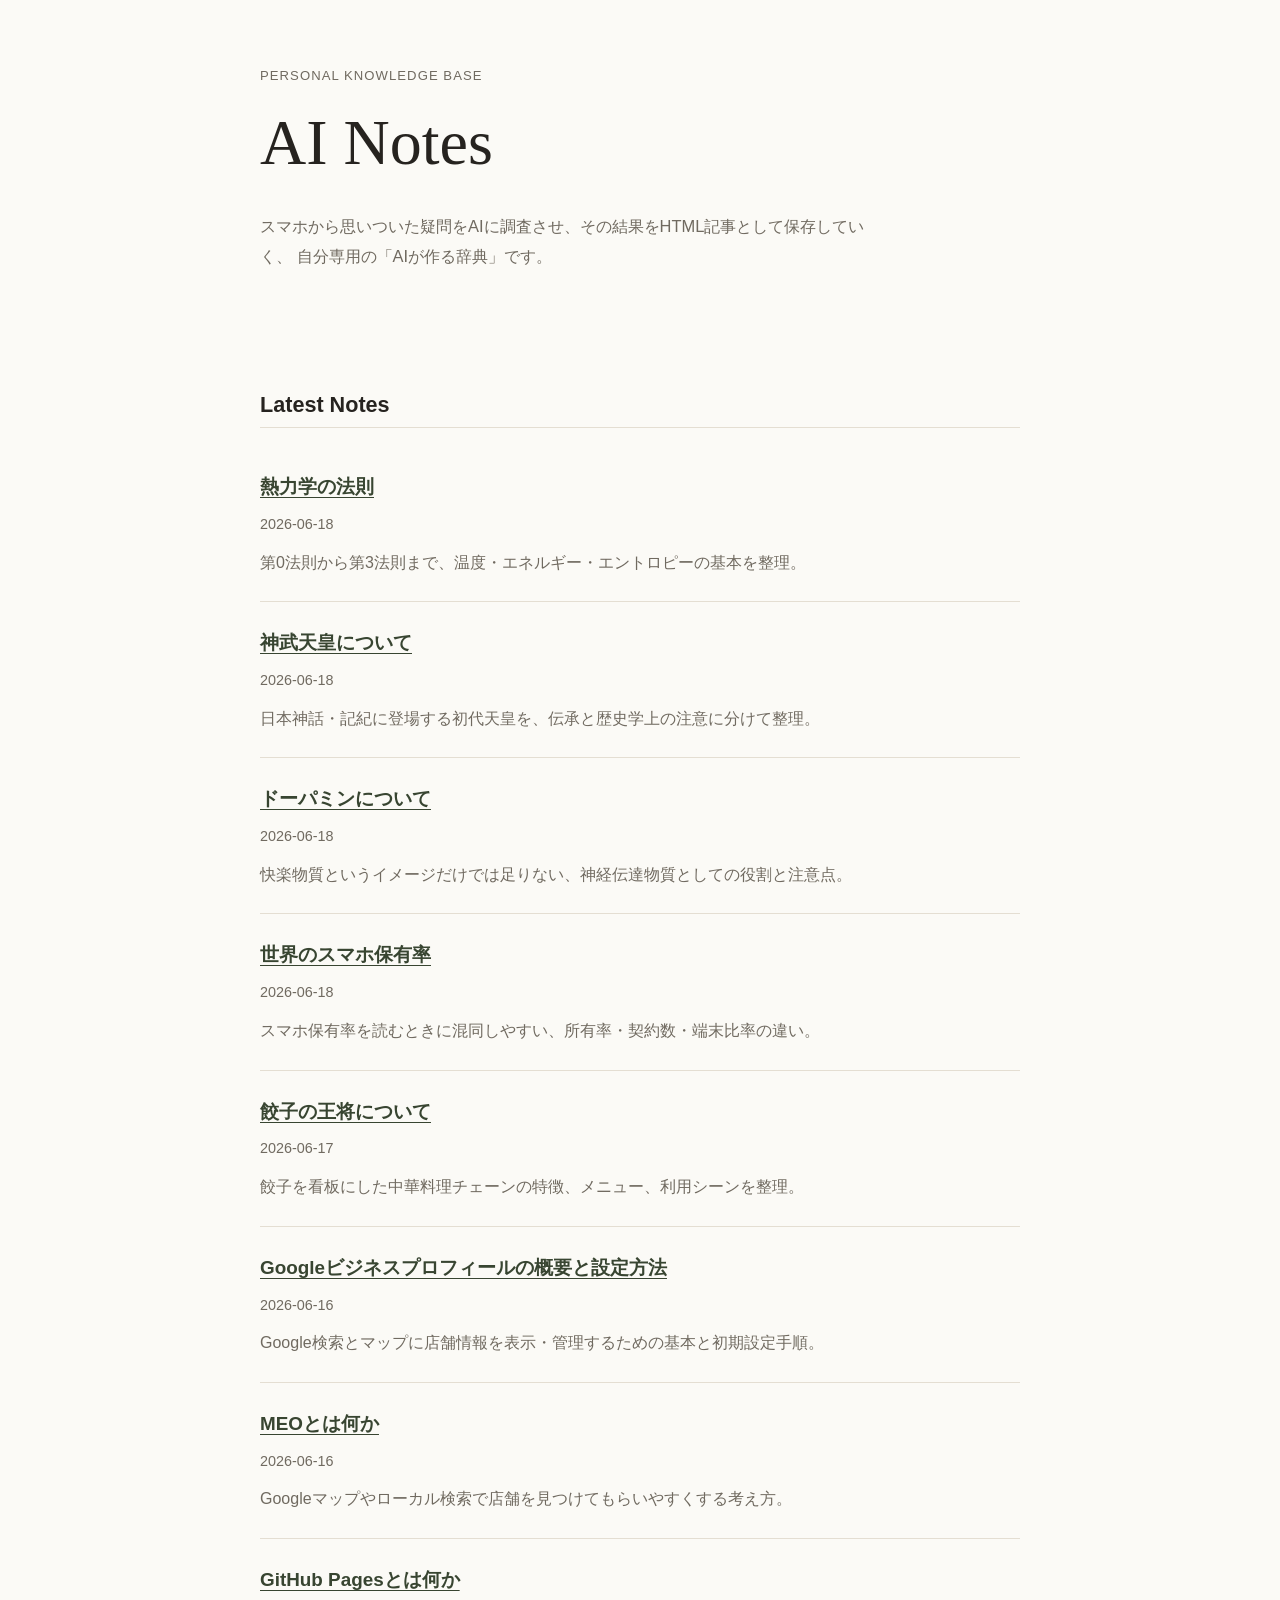
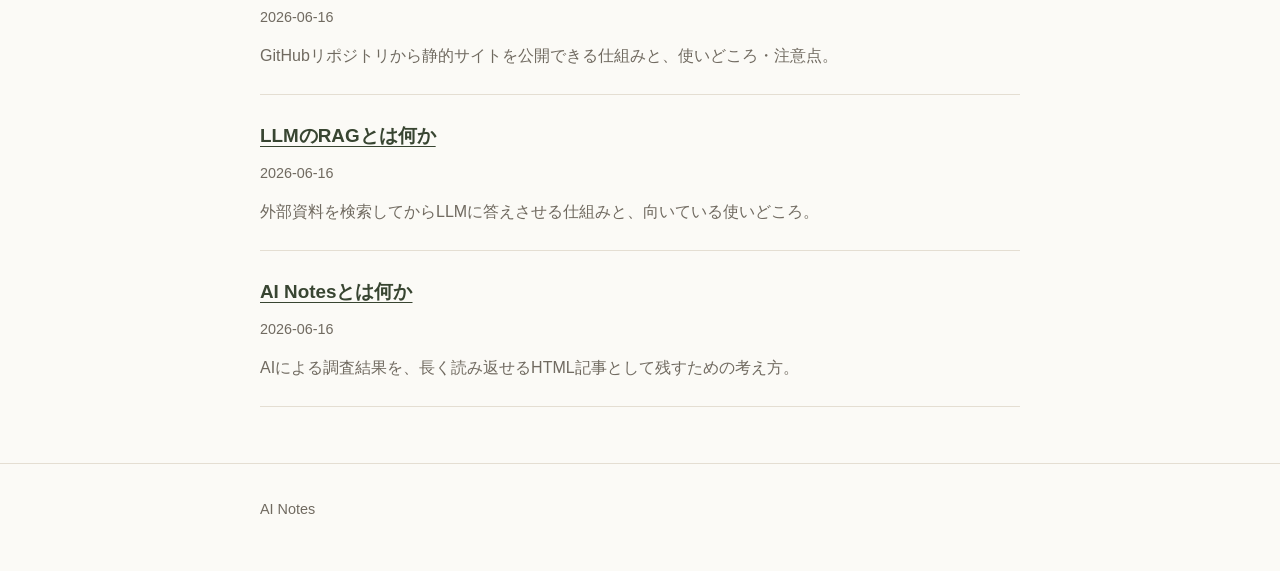
<file: index.html>
<!doctype html>
<html lang="ja">
<head>
  <meta charset="utf-8">
  <meta name="viewport" content="width=device-width, initial-scale=1">
  <title>AI Notes</title>
  <meta name="description" content="AIが調査した内容を蓄積する、自分専用の静的HTMLナレッジベースです。">
  <link rel="stylesheet" href="styles/site.css">
</head>
<body>
  <header class="site-header">
    <div class="container">
      <p class="site-kicker">Personal Knowledge Base</p>
      <h1>AI Notes</h1>
      <p class="site-description">
        スマホから思いついた疑問をAIに調査させ、その結果をHTML記事として保存していく、
        自分専用の「AIが作る辞典」です。
      </p>
    </div>
  </header>

  <main class="container">
    <section class="notes-section" aria-labelledby="latest-notes">
      <h2 id="latest-notes">Latest Notes</h2>
      <ol class="note-list">
        <li>
          <article class="note-item">
            <a href="notes/laws-of-thermodynamics.html">熱力学の法則</a>
            <time datetime="2026-06-18">2026-06-18</time>
            <p>第0法則から第3法則まで、温度・エネルギー・エントロピーの基本を整理。</p>
          </article>
        </li>
        <li>
          <article class="note-item">
            <a href="notes/what-is-emperor-jimmu.html">神武天皇について</a>
            <time datetime="2026-06-18">2026-06-18</time>
            <p>日本神話・記紀に登場する初代天皇を、伝承と歴史学上の注意に分けて整理。</p>
          </article>
        </li>
        <li>
          <article class="note-item">
            <a href="notes/what-is-dopamine.html">ドーパミンについて</a>
            <time datetime="2026-06-18">2026-06-18</time>
            <p>快楽物質というイメージだけでは足りない、神経伝達物質としての役割と注意点。</p>
          </article>
        </li>
        <li>
          <article class="note-item">
            <a href="notes/global-smartphone-ownership-rate.html">世界のスマホ保有率</a>
            <time datetime="2026-06-18">2026-06-18</time>
            <p>スマホ保有率を読むときに混同しやすい、所有率・契約数・端末比率の違い。</p>
          </article>
        </li>
        <li>
          <article class="note-item">
            <a href="notes/about-gyoza-no-ohsho.html">餃子の王将について</a>
            <time datetime="2026-06-17">2026-06-17</time>
            <p>餃子を看板にした中華料理チェーンの特徴、メニュー、利用シーンを整理。</p>
          </article>
        </li>
        <li>
          <article class="note-item">
            <a href="notes/google-business-profile-overview-setup.html">Googleビジネスプロフィールの概要と設定方法</a>
            <time datetime="2026-06-16">2026-06-16</time>
            <p>Google検索とマップに店舗情報を表示・管理するための基本と初期設定手順。</p>
          </article>
        </li>
        <li>
          <article class="note-item">
            <a href="notes/what-is-meo.html">MEOとは何か</a>
            <time datetime="2026-06-16">2026-06-16</time>
            <p>Googleマップやローカル検索で店舗を見つけてもらいやすくする考え方。</p>
          </article>
        </li>
        <li>
          <article class="note-item">
            <a href="notes/what-is-github-pages.html">GitHub Pagesとは何か</a>
            <time datetime="2026-06-16">2026-06-16</time>
            <p>GitHubリポジトリから静的サイトを公開できる仕組みと、使いどころ・注意点。</p>
          </article>
        </li>
        <li>
          <article class="note-item">
            <a href="notes/what-is-rag.html">LLMのRAGとは何か</a>
            <time datetime="2026-06-16">2026-06-16</time>
            <p>外部資料を検索してからLLMに答えさせる仕組みと、向いている使いどころ。</p>
          </article>
        </li>
        <li>
          <article class="note-item">
            <a href="notes/what-is-ai-notes.html">AI Notesとは何か</a>
            <time datetime="2026-06-16">2026-06-16</time>
            <p>AIによる調査結果を、長く読み返せるHTML記事として残すための考え方。</p>
          </article>
        </li>
      </ol>
    </section>
  </main>

  <footer class="site-footer">
    <div class="container">
      <p>AI Notes</p>
    </div>
  </footer>
</body>
</html>
</file>
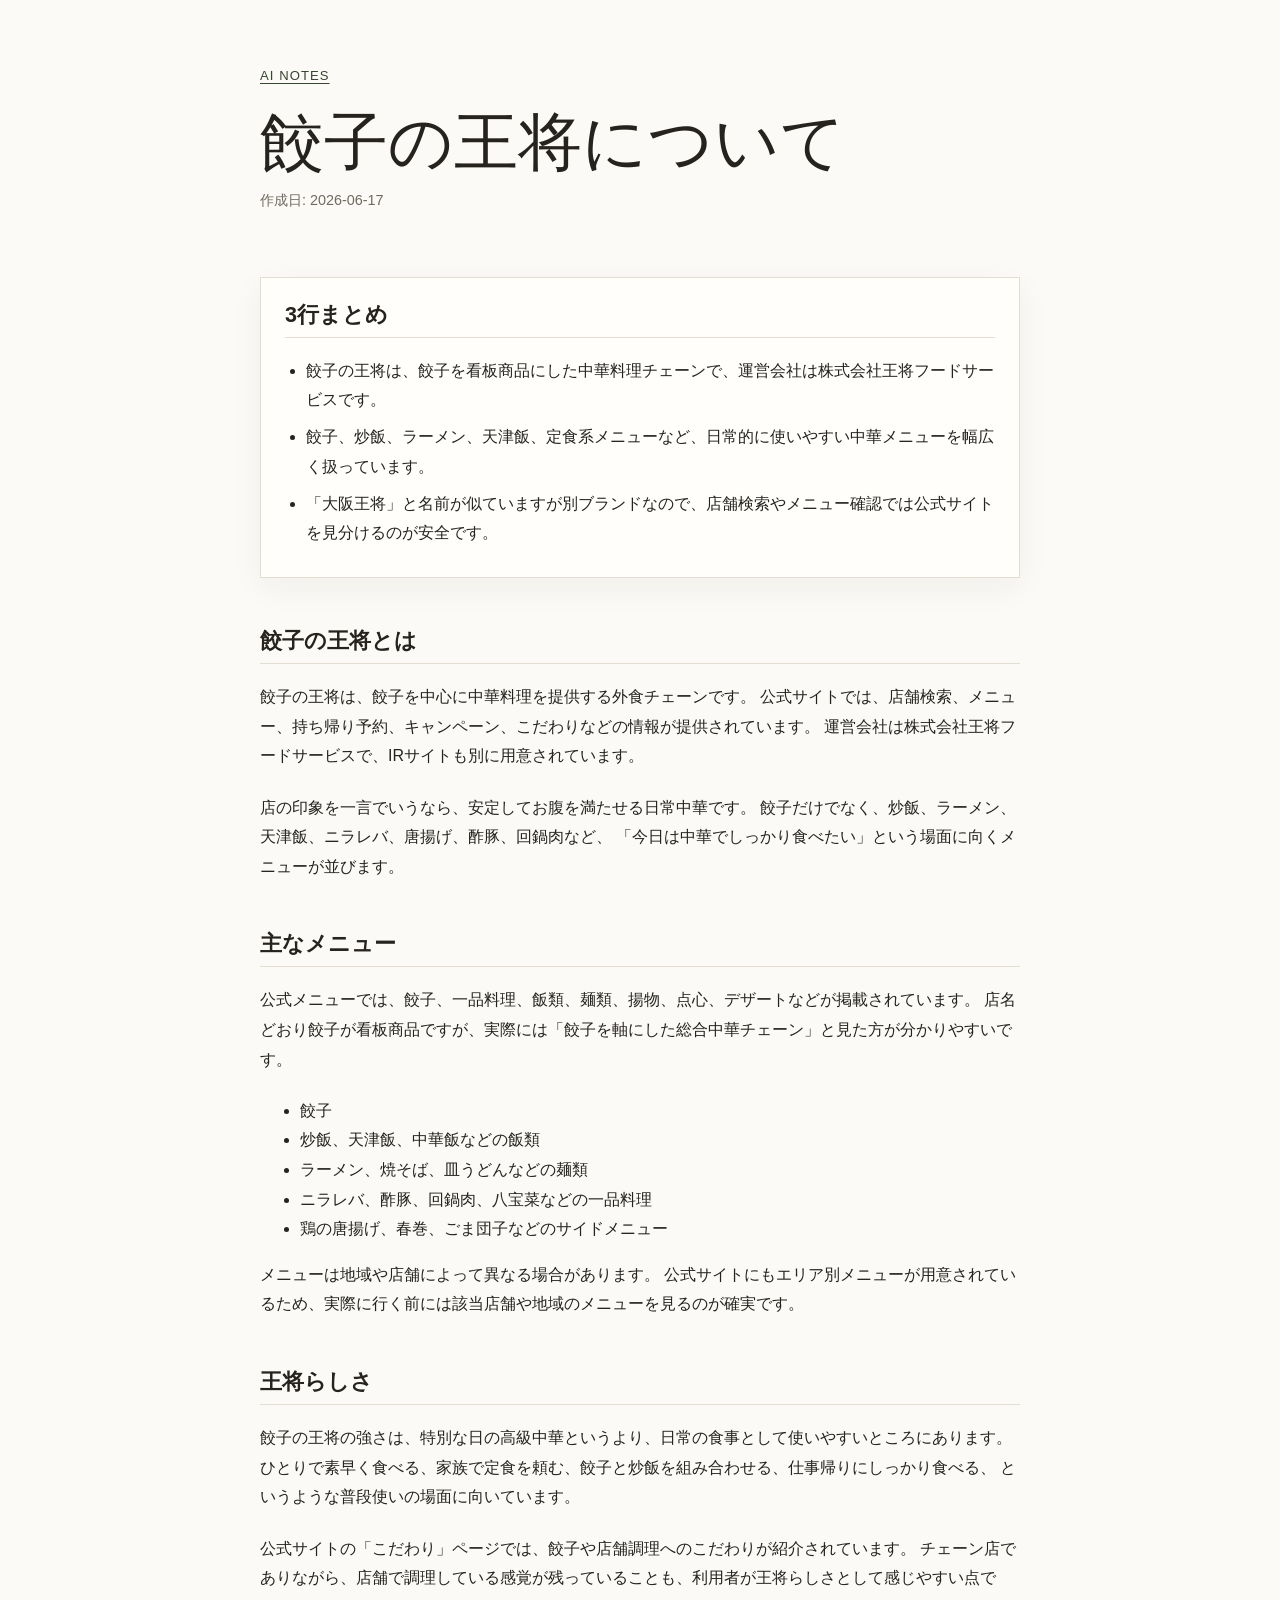
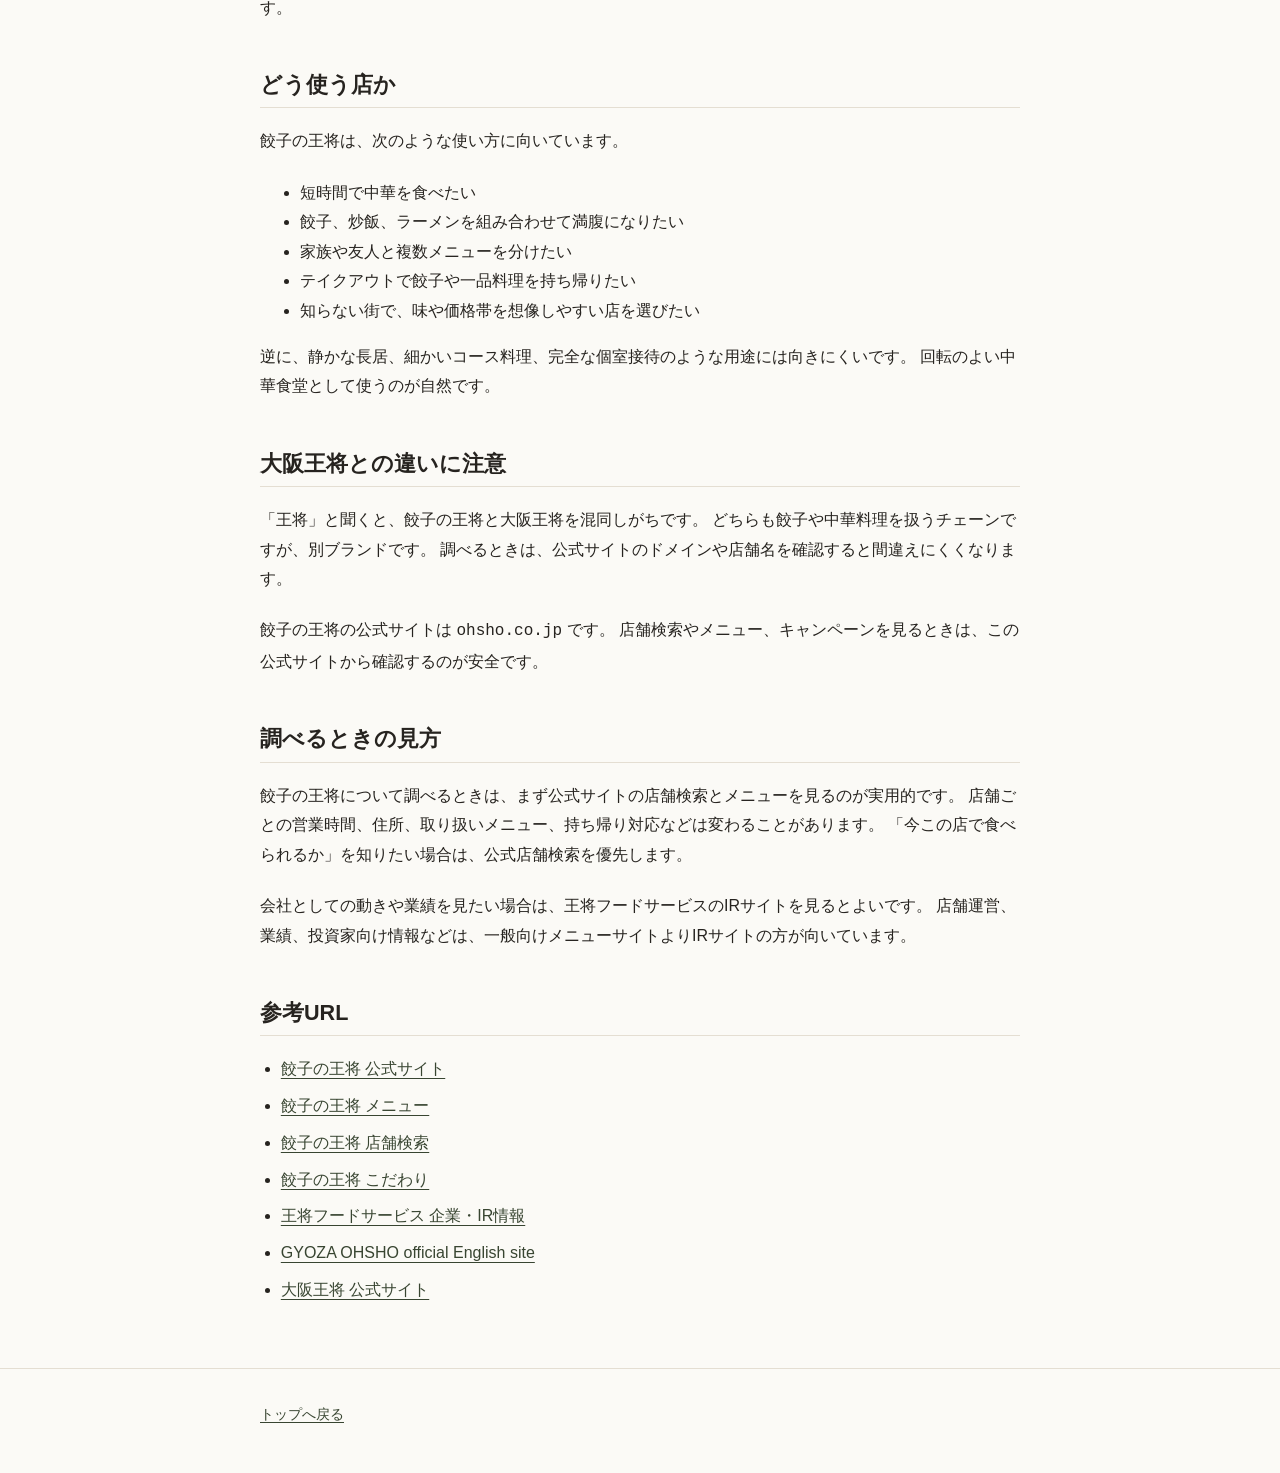
<file: notes/about-gyoza-no-ohsho.html>
<!doctype html>
<html lang="ja">
<head>
  <meta charset="utf-8">
  <meta name="viewport" content="width=device-width, initial-scale=1">
  <title>餃子の王将について - AI Notes</title>
  <meta name="description" content="餃子の王将の概要、特徴、メニュー、使いどころ、似た名前の店との混同注意をまとめた記事です。">
  <link rel="stylesheet" href="../styles/site.css">
</head>
<body>
  <header class="site-header">
    <div class="container">
      <p class="site-kicker"><a href="../index.html">AI Notes</a></p>
      <h1>餃子の王将について</h1>
      <p class="article-meta">作成日: <time datetime="2026-06-17">2026-06-17</time></p>
    </div>
  </header>

  <main class="container">
    <article class="article">
      <section class="summary-box" aria-labelledby="summary">
        <h2 id="summary">3行まとめ</h2>
        <ul>
          <li>餃子の王将は、餃子を看板商品にした中華料理チェーンで、運営会社は株式会社王将フードサービスです。</li>
          <li>餃子、炒飯、ラーメン、天津飯、定食系メニューなど、日常的に使いやすい中華メニューを幅広く扱っています。</li>
          <li>「大阪王将」と名前が似ていますが別ブランドなので、店舗検索やメニュー確認では公式サイトを見分けるのが安全です。</li>
        </ul>
      </section>

      <section>
        <h2>餃子の王将とは</h2>
        <p>
          餃子の王将は、餃子を中心に中華料理を提供する外食チェーンです。
          公式サイトでは、店舗検索、メニュー、持ち帰り予約、キャンペーン、こだわりなどの情報が提供されています。
          運営会社は株式会社王将フードサービスで、IRサイトも別に用意されています。
        </p>
        <p>
          店の印象を一言でいうなら、安定してお腹を満たせる日常中華です。
          餃子だけでなく、炒飯、ラーメン、天津飯、ニラレバ、唐揚げ、酢豚、回鍋肉など、
          「今日は中華でしっかり食べたい」という場面に向くメニューが並びます。
        </p>
      </section>

      <section>
        <h2>主なメニュー</h2>
        <p>
          公式メニューでは、餃子、一品料理、飯類、麺類、揚物、点心、デザートなどが掲載されています。
          店名どおり餃子が看板商品ですが、実際には「餃子を軸にした総合中華チェーン」と見た方が分かりやすいです。
        </p>
        <ul>
          <li>餃子</li>
          <li>炒飯、天津飯、中華飯などの飯類</li>
          <li>ラーメン、焼そば、皿うどんなどの麺類</li>
          <li>ニラレバ、酢豚、回鍋肉、八宝菜などの一品料理</li>
          <li>鶏の唐揚げ、春巻、ごま団子などのサイドメニュー</li>
        </ul>
        <p>
          メニューは地域や店舗によって異なる場合があります。
          公式サイトにもエリア別メニューが用意されているため、実際に行く前には該当店舗や地域のメニューを見るのが確実です。
        </p>
      </section>

      <section>
        <h2>王将らしさ</h2>
        <p>
          餃子の王将の強さは、特別な日の高級中華というより、日常の食事として使いやすいところにあります。
          ひとりで素早く食べる、家族で定食を頼む、餃子と炒飯を組み合わせる、仕事帰りにしっかり食べる、
          というような普段使いの場面に向いています。
        </p>
        <p>
          公式サイトの「こだわり」ページでは、餃子や店舗調理へのこだわりが紹介されています。
          チェーン店でありながら、店舗で調理している感覚が残っていることも、利用者が王将らしさとして感じやすい点です。
        </p>
      </section>

      <section>
        <h2>どう使う店か</h2>
        <p>
          餃子の王将は、次のような使い方に向いています。
        </p>
        <ul>
          <li>短時間で中華を食べたい</li>
          <li>餃子、炒飯、ラーメンを組み合わせて満腹になりたい</li>
          <li>家族や友人と複数メニューを分けたい</li>
          <li>テイクアウトで餃子や一品料理を持ち帰りたい</li>
          <li>知らない街で、味や価格帯を想像しやすい店を選びたい</li>
        </ul>
        <p>
          逆に、静かな長居、細かいコース料理、完全な個室接待のような用途には向きにくいです。
          回転のよい中華食堂として使うのが自然です。
        </p>
      </section>

      <section>
        <h2>大阪王将との違いに注意</h2>
        <p>
          「王将」と聞くと、餃子の王将と大阪王将を混同しがちです。
          どちらも餃子や中華料理を扱うチェーンですが、別ブランドです。
          調べるときは、公式サイトのドメインや店舗名を確認すると間違えにくくなります。
        </p>
        <p>
          餃子の王将の公式サイトは <code>ohsho.co.jp</code> です。
          店舗検索やメニュー、キャンペーンを見るときは、この公式サイトから確認するのが安全です。
        </p>
      </section>

      <section>
        <h2>調べるときの見方</h2>
        <p>
          餃子の王将について調べるときは、まず公式サイトの店舗検索とメニューを見るのが実用的です。
          店舗ごとの営業時間、住所、取り扱いメニュー、持ち帰り対応などは変わることがあります。
          「今この店で食べられるか」を知りたい場合は、公式店舗検索を優先します。
        </p>
        <p>
          会社としての動きや業績を見たい場合は、王将フードサービスのIRサイトを見るとよいです。
          店舗運営、業績、投資家向け情報などは、一般向けメニューサイトよりIRサイトの方が向いています。
        </p>
      </section>

      <section>
        <h2>参考URL</h2>
        <ul class="reference-list">
          <li><a href="https://www.ohsho.co.jp/" rel="noopener">餃子の王将 公式サイト</a></li>
          <li><a href="https://www.ohsho.co.jp/menu/" rel="noopener">餃子の王将 メニュー</a></li>
          <li><a href="https://www.ohsho.co.jp/shop/" rel="noopener">餃子の王将 店舗検索</a></li>
          <li><a href="https://www.ohsho.co.jp/kodawari/" rel="noopener">餃子の王将 こだわり</a></li>
          <li><a href="https://ir.ohsho.co.jp/" rel="noopener">王将フードサービス 企業・IR情報</a></li>
          <li><a href="https://www.ohsho.co.jp/english/" rel="noopener">GYOZA OHSHO official English site</a></li>
          <li><a href="https://www.osaka-ohsho.com/" rel="noopener">大阪王将 公式サイト</a></li>
        </ul>
      </section>
    </article>
  </main>

  <footer class="site-footer">
    <div class="container">
      <p><a href="../index.html">トップへ戻る</a></p>
    </div>
  </footer>
</body>
</html>
</file>
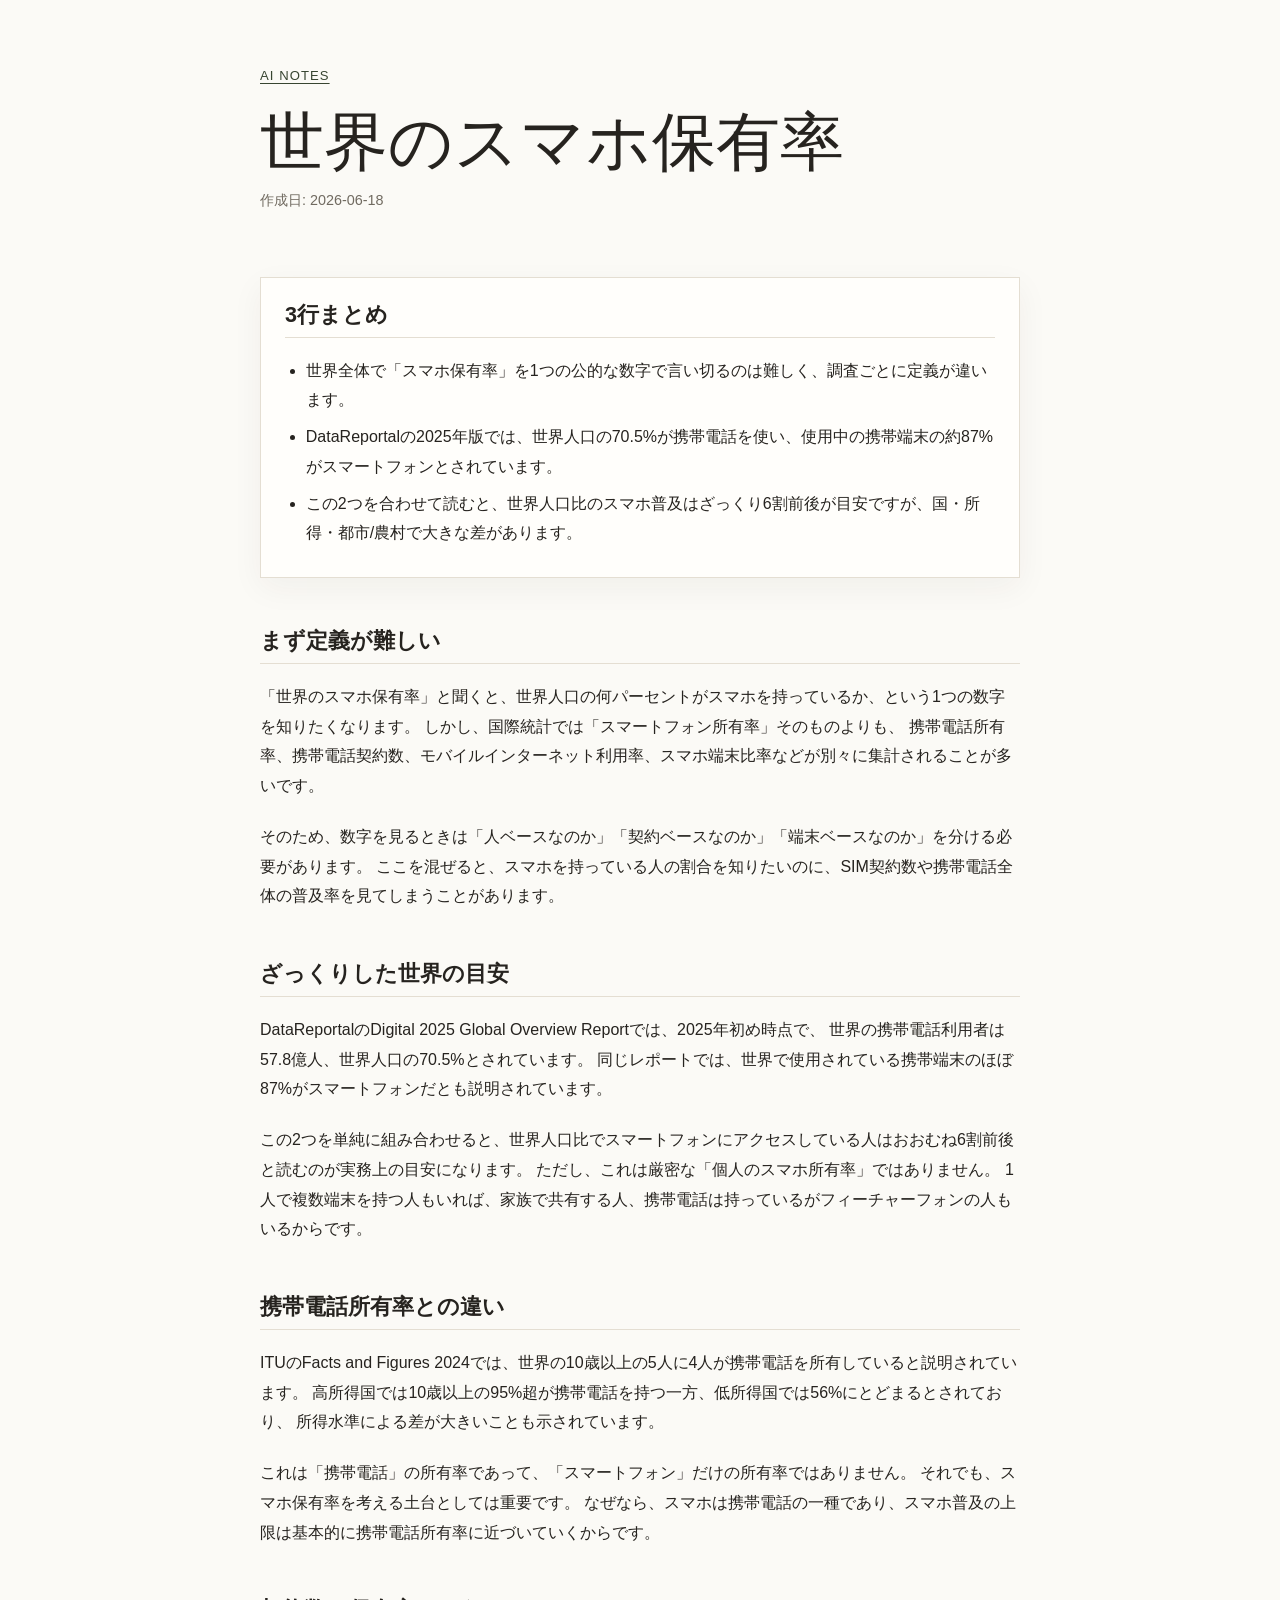
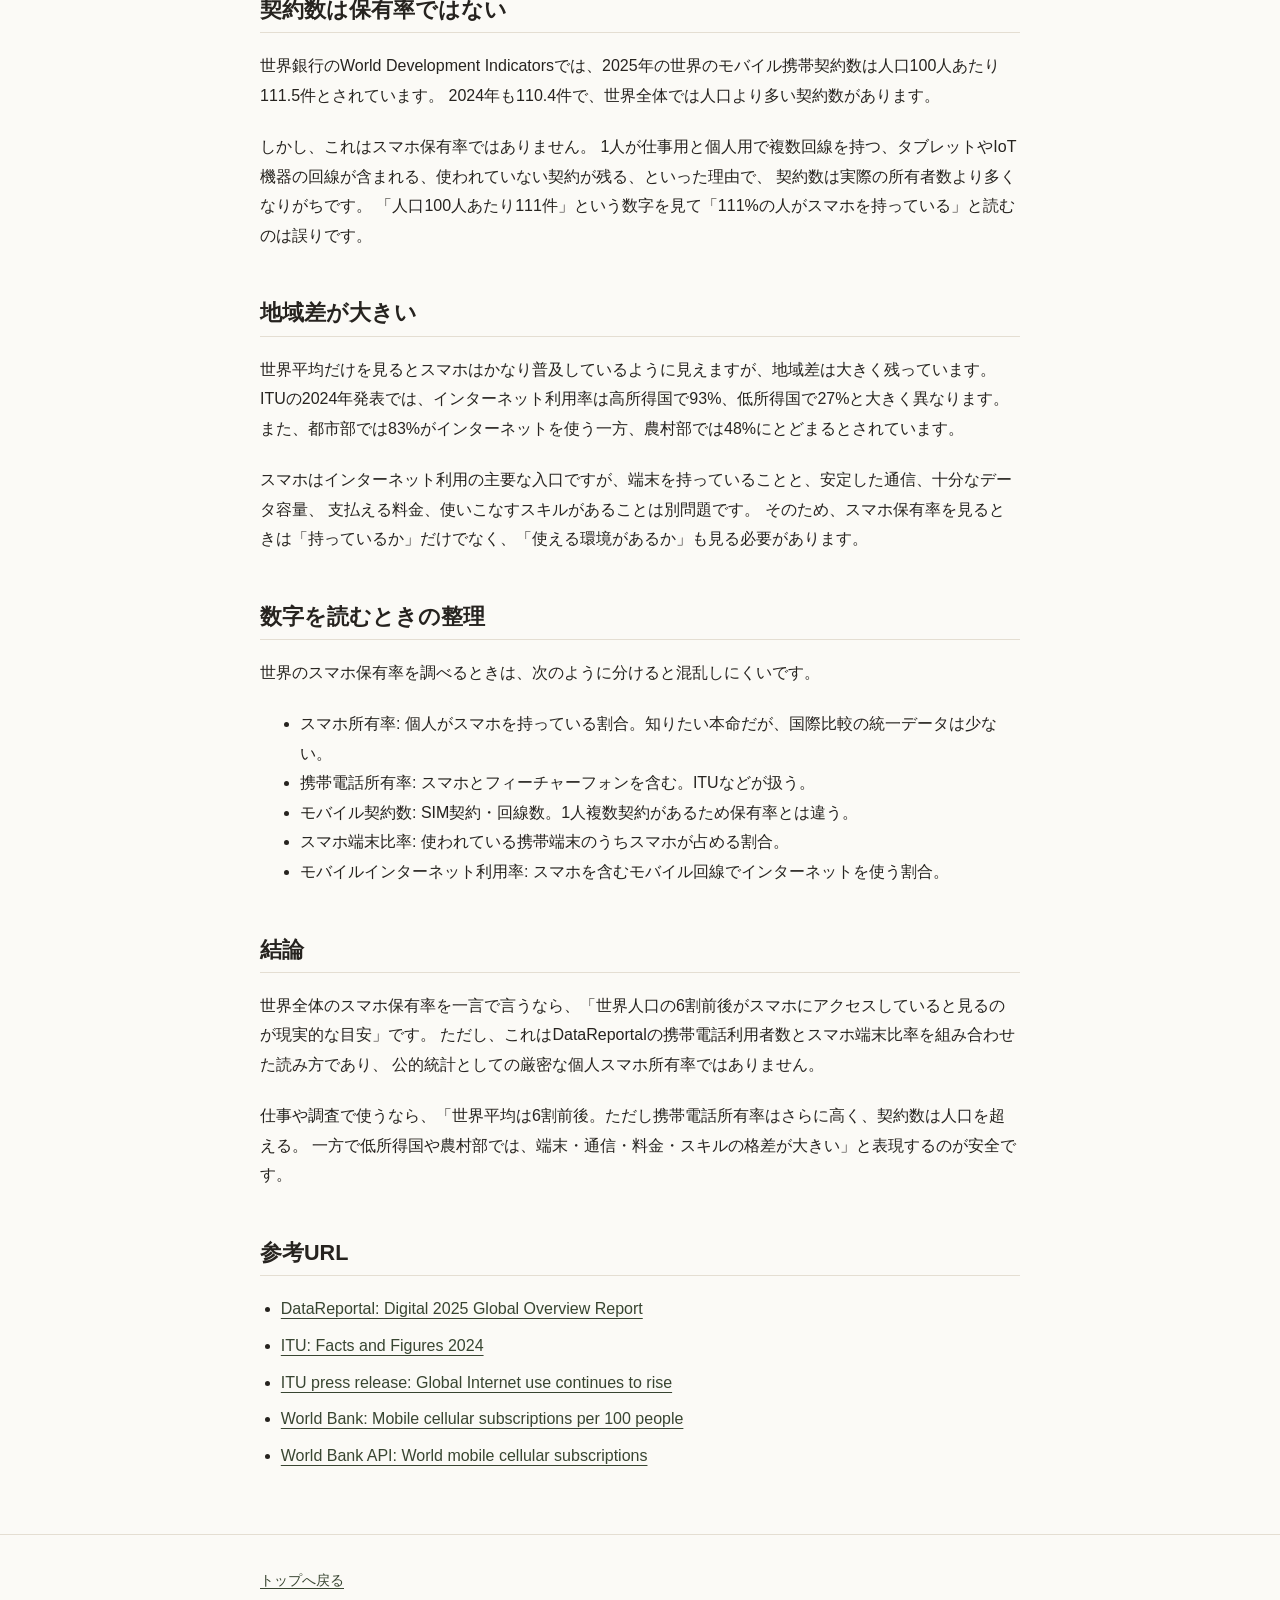
<file: notes/global-smartphone-ownership-rate.html>
<!doctype html>
<html lang="ja">
<head>
  <meta charset="utf-8">
  <meta name="viewport" content="width=device-width, initial-scale=1">
  <title>世界のスマホ保有率 - AI Notes</title>
  <meta name="description" content="世界のスマホ保有率について、携帯電話所有率、スマホ端末比率、モバイル契約数の違いを整理した記事です。">
  <link rel="stylesheet" href="../styles/site.css">
</head>
<body>
  <header class="site-header">
    <div class="container">
      <p class="site-kicker"><a href="../index.html">AI Notes</a></p>
      <h1>世界のスマホ保有率</h1>
      <p class="article-meta">作成日: <time datetime="2026-06-18">2026-06-18</time></p>
    </div>
  </header>

  <main class="container">
    <article class="article">
      <section class="summary-box" aria-labelledby="summary">
        <h2 id="summary">3行まとめ</h2>
        <ul>
          <li>世界全体で「スマホ保有率」を1つの公的な数字で言い切るのは難しく、調査ごとに定義が違います。</li>
          <li>DataReportalの2025年版では、世界人口の70.5%が携帯電話を使い、使用中の携帯端末の約87%がスマートフォンとされています。</li>
          <li>この2つを合わせて読むと、世界人口比のスマホ普及はざっくり6割前後が目安ですが、国・所得・都市/農村で大きな差があります。</li>
        </ul>
      </section>

      <section>
        <h2>まず定義が難しい</h2>
        <p>
          「世界のスマホ保有率」と聞くと、世界人口の何パーセントがスマホを持っているか、という1つの数字を知りたくなります。
          しかし、国際統計では「スマートフォン所有率」そのものよりも、
          携帯電話所有率、携帯電話契約数、モバイルインターネット利用率、スマホ端末比率などが別々に集計されることが多いです。
        </p>
        <p>
          そのため、数字を見るときは「人ベースなのか」「契約ベースなのか」「端末ベースなのか」を分ける必要があります。
          ここを混ぜると、スマホを持っている人の割合を知りたいのに、SIM契約数や携帯電話全体の普及率を見てしまうことがあります。
        </p>
      </section>

      <section>
        <h2>ざっくりした世界の目安</h2>
        <p>
          DataReportalのDigital 2025 Global Overview Reportでは、2025年初め時点で、
          世界の携帯電話利用者は57.8億人、世界人口の70.5%とされています。
          同じレポートでは、世界で使用されている携帯端末のほぼ87%がスマートフォンだとも説明されています。
        </p>
        <p>
          この2つを単純に組み合わせると、世界人口比でスマートフォンにアクセスしている人はおおむね6割前後と読むのが実務上の目安になります。
          ただし、これは厳密な「個人のスマホ所有率」ではありません。
          1人で複数端末を持つ人もいれば、家族で共有する人、携帯電話は持っているがフィーチャーフォンの人もいるからです。
        </p>
      </section>

      <section>
        <h2>携帯電話所有率との違い</h2>
        <p>
          ITUのFacts and Figures 2024では、世界の10歳以上の5人に4人が携帯電話を所有していると説明されています。
          高所得国では10歳以上の95%超が携帯電話を持つ一方、低所得国では56%にとどまるとされており、
          所得水準による差が大きいことも示されています。
        </p>
        <p>
          これは「携帯電話」の所有率であって、「スマートフォン」だけの所有率ではありません。
          それでも、スマホ保有率を考える土台としては重要です。
          なぜなら、スマホは携帯電話の一種であり、スマホ普及の上限は基本的に携帯電話所有率に近づいていくからです。
        </p>
      </section>

      <section>
        <h2>契約数は保有率ではない</h2>
        <p>
          世界銀行のWorld Development Indicatorsでは、2025年の世界のモバイル携帯契約数は人口100人あたり111.5件とされています。
          2024年も110.4件で、世界全体では人口より多い契約数があります。
        </p>
        <p>
          しかし、これはスマホ保有率ではありません。
          1人が仕事用と個人用で複数回線を持つ、タブレットやIoT機器の回線が含まれる、使われていない契約が残る、といった理由で、
          契約数は実際の所有者数より多くなりがちです。
          「人口100人あたり111件」という数字を見て「111%の人がスマホを持っている」と読むのは誤りです。
        </p>
      </section>

      <section>
        <h2>地域差が大きい</h2>
        <p>
          世界平均だけを見るとスマホはかなり普及しているように見えますが、地域差は大きく残っています。
          ITUの2024年発表では、インターネット利用率は高所得国で93%、低所得国で27%と大きく異なります。
          また、都市部では83%がインターネットを使う一方、農村部では48%にとどまるとされています。
        </p>
        <p>
          スマホはインターネット利用の主要な入口ですが、端末を持っていることと、安定した通信、十分なデータ容量、
          支払える料金、使いこなすスキルがあることは別問題です。
          そのため、スマホ保有率を見るときは「持っているか」だけでなく、「使える環境があるか」も見る必要があります。
        </p>
      </section>

      <section>
        <h2>数字を読むときの整理</h2>
        <p>
          世界のスマホ保有率を調べるときは、次のように分けると混乱しにくいです。
        </p>
        <ul>
          <li>スマホ所有率: 個人がスマホを持っている割合。知りたい本命だが、国際比較の統一データは少ない。</li>
          <li>携帯電話所有率: スマホとフィーチャーフォンを含む。ITUなどが扱う。</li>
          <li>モバイル契約数: SIM契約・回線数。1人複数契約があるため保有率とは違う。</li>
          <li>スマホ端末比率: 使われている携帯端末のうちスマホが占める割合。</li>
          <li>モバイルインターネット利用率: スマホを含むモバイル回線でインターネットを使う割合。</li>
        </ul>
      </section>

      <section>
        <h2>結論</h2>
        <p>
          世界全体のスマホ保有率を一言で言うなら、「世界人口の6割前後がスマホにアクセスしていると見るのが現実的な目安」です。
          ただし、これはDataReportalの携帯電話利用者数とスマホ端末比率を組み合わせた読み方であり、
          公的統計としての厳密な個人スマホ所有率ではありません。
        </p>
        <p>
          仕事や調査で使うなら、「世界平均は6割前後。ただし携帯電話所有率はさらに高く、契約数は人口を超える。
          一方で低所得国や農村部では、端末・通信・料金・スキルの格差が大きい」と表現するのが安全です。
        </p>
      </section>

      <section>
        <h2>参考URL</h2>
        <ul class="reference-list">
          <li><a href="https://datareportal.com/reports/digital-2025-global-overview-report" rel="noopener">DataReportal: Digital 2025 Global Overview Report</a></li>
          <li><a href="https://www.itu.int/itu-d/reports/statistics/facts-figures-2024/" rel="noopener">ITU: Facts and Figures 2024</a></li>
          <li><a href="https://www.itu.int/en/mediacentre/Pages/PR-2024-11-27-facts-and-figures.aspx" rel="noopener">ITU press release: Global Internet use continues to rise</a></li>
          <li><a href="https://data.worldbank.org/indicator/IT.CEL.SETS.P2" rel="noopener">World Bank: Mobile cellular subscriptions per 100 people</a></li>
          <li><a href="https://api.worldbank.org/v2/country/WLD/indicator/IT.CEL.SETS.P2?format=json" rel="noopener">World Bank API: World mobile cellular subscriptions</a></li>
        </ul>
      </section>
    </article>
  </main>

  <footer class="site-footer">
    <div class="container">
      <p><a href="../index.html">トップへ戻る</a></p>
    </div>
  </footer>
</body>
</html>
</file>
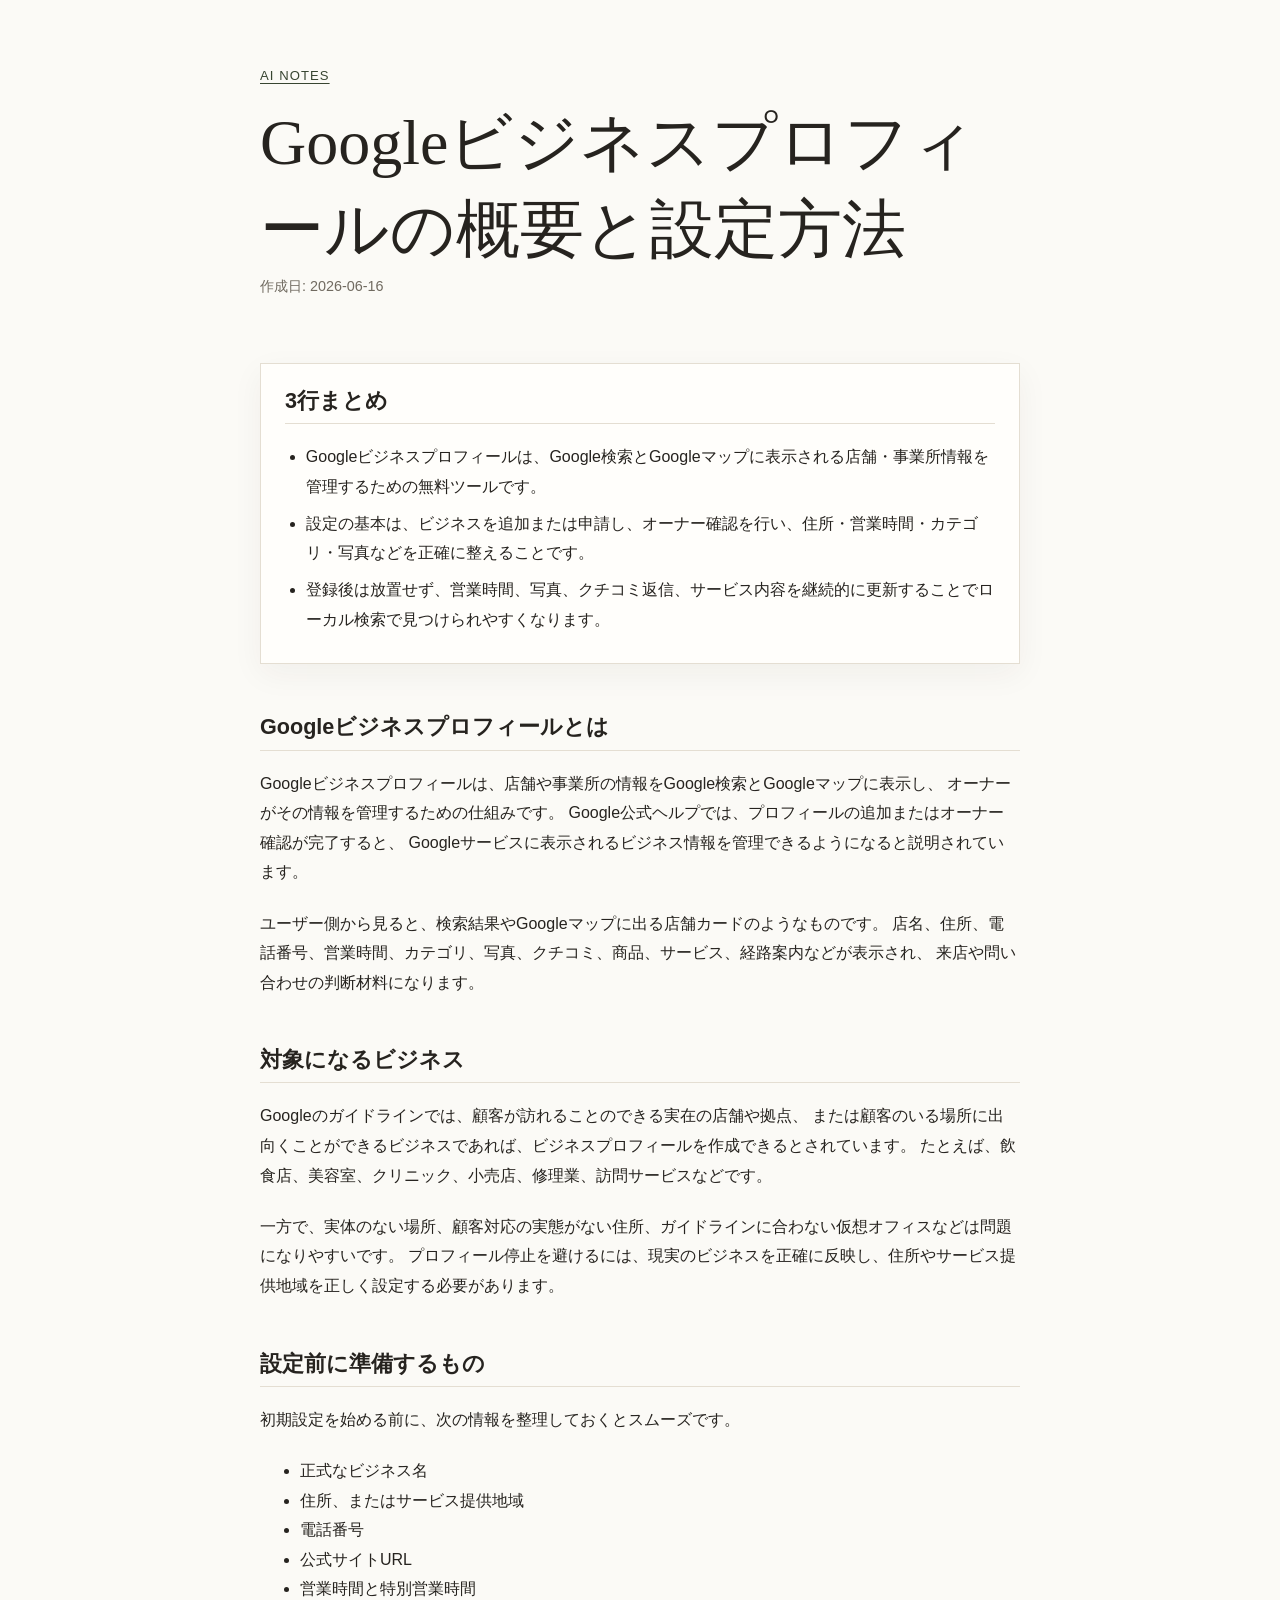
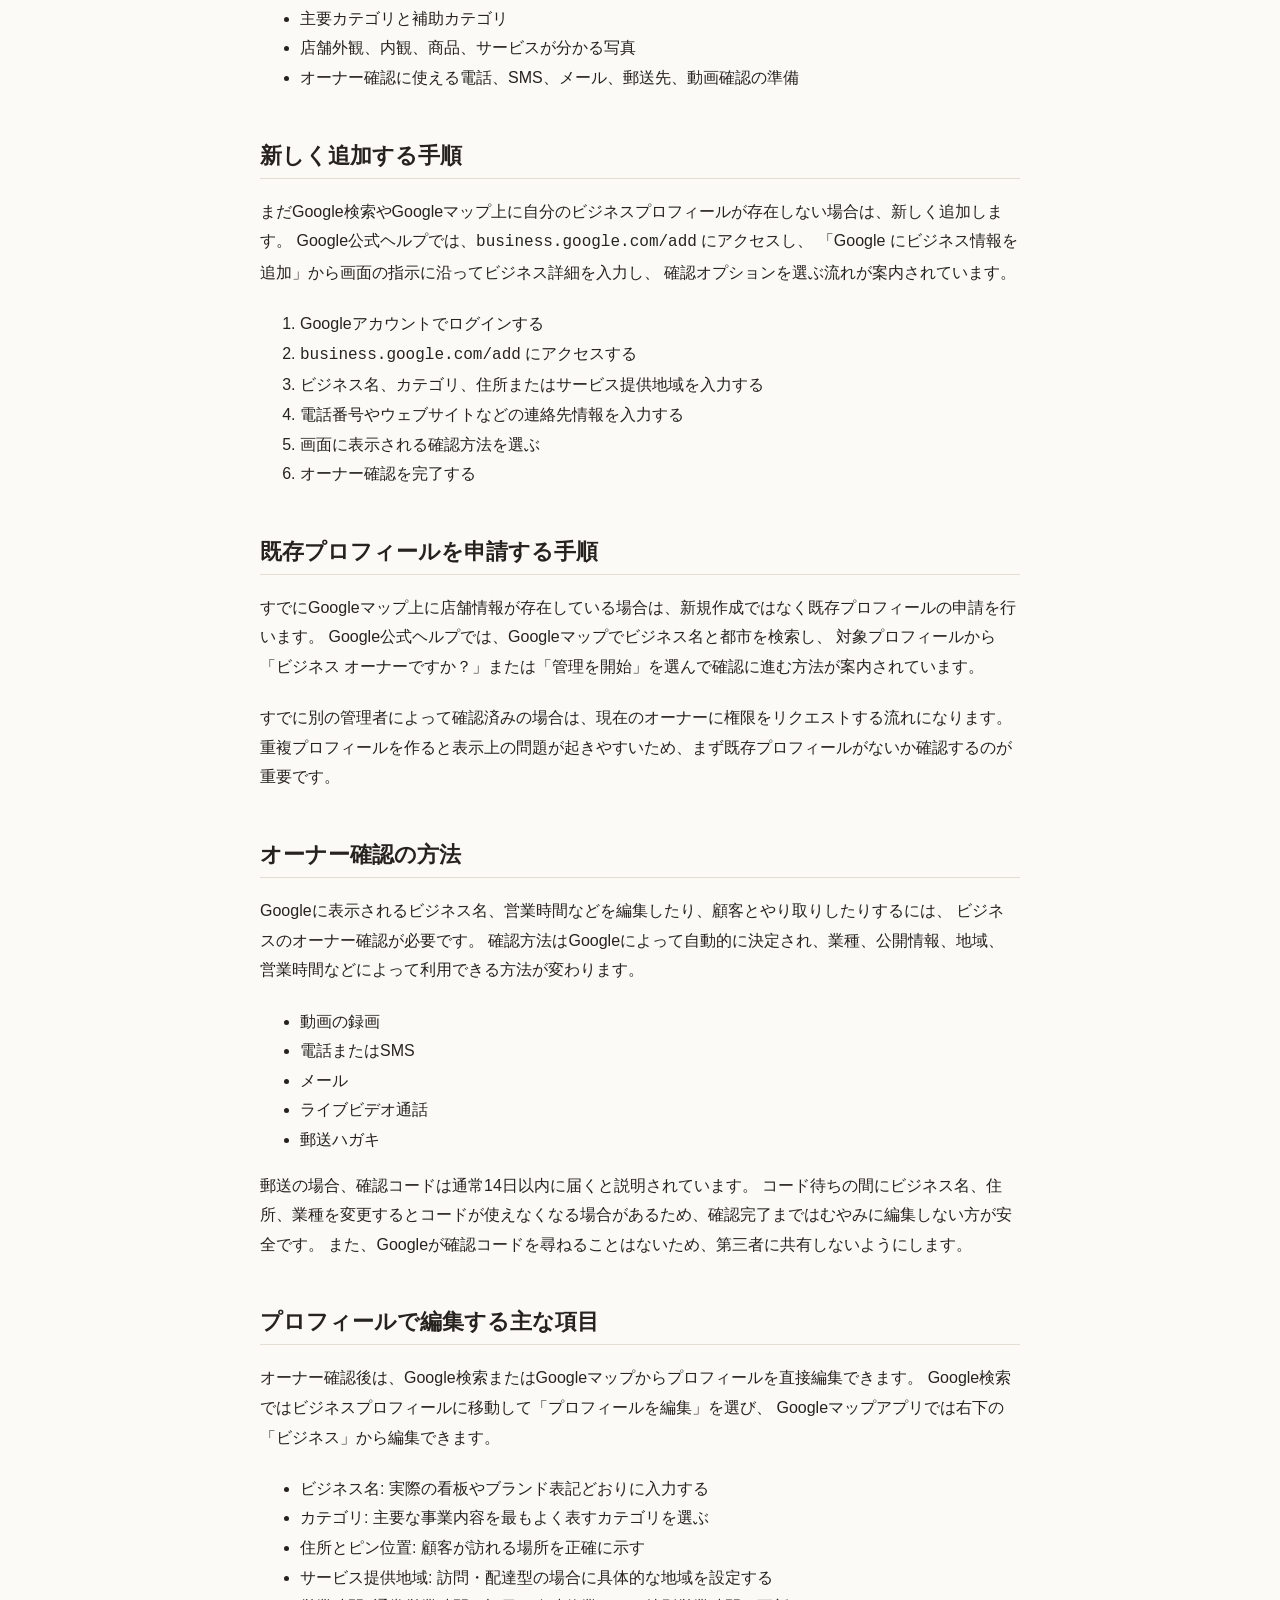
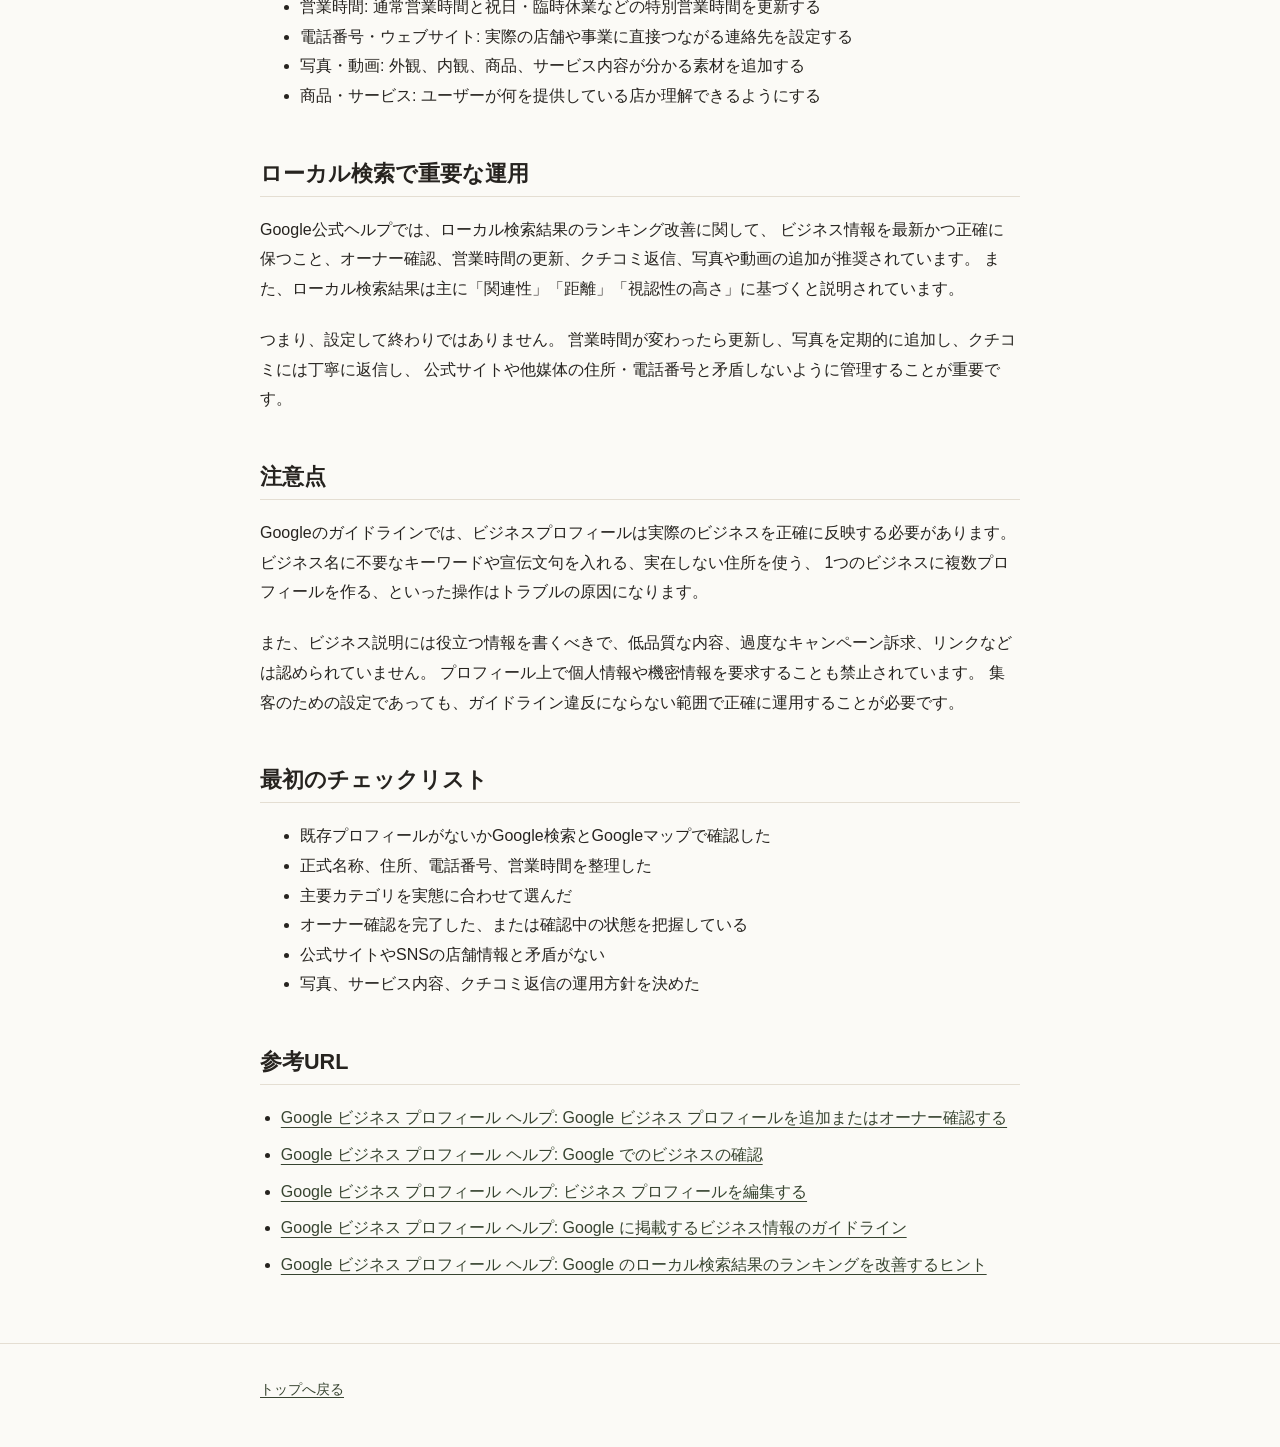
<file: notes/google-business-profile-overview-setup.html>
<!doctype html>
<html lang="ja">
<head>
  <meta charset="utf-8">
  <meta name="viewport" content="width=device-width, initial-scale=1">
  <title>Googleビジネスプロフィールの概要と設定方法 - AI Notes</title>
  <meta name="description" content="Googleビジネスプロフィールの概要、対象になるビジネス、追加・オーナー確認・編集の手順をまとめた記事です。">
  <link rel="stylesheet" href="../styles/site.css">
</head>
<body>
  <header class="site-header">
    <div class="container">
      <p class="site-kicker"><a href="../index.html">AI Notes</a></p>
      <h1>Googleビジネスプロフィールの概要と設定方法</h1>
      <p class="article-meta">作成日: <time datetime="2026-06-16">2026-06-16</time></p>
    </div>
  </header>

  <main class="container">
    <article class="article">
      <section class="summary-box" aria-labelledby="summary">
        <h2 id="summary">3行まとめ</h2>
        <ul>
          <li>Googleビジネスプロフィールは、Google検索とGoogleマップに表示される店舗・事業所情報を管理するための無料ツールです。</li>
          <li>設定の基本は、ビジネスを追加または申請し、オーナー確認を行い、住所・営業時間・カテゴリ・写真などを正確に整えることです。</li>
          <li>登録後は放置せず、営業時間、写真、クチコミ返信、サービス内容を継続的に更新することでローカル検索で見つけられやすくなります。</li>
        </ul>
      </section>

      <section>
        <h2>Googleビジネスプロフィールとは</h2>
        <p>
          Googleビジネスプロフィールは、店舗や事業所の情報をGoogle検索とGoogleマップに表示し、
          オーナーがその情報を管理するための仕組みです。
          Google公式ヘルプでは、プロフィールの追加またはオーナー確認が完了すると、
          Googleサービスに表示されるビジネス情報を管理できるようになると説明されています。
        </p>
        <p>
          ユーザー側から見ると、検索結果やGoogleマップに出る店舗カードのようなものです。
          店名、住所、電話番号、営業時間、カテゴリ、写真、クチコミ、商品、サービス、経路案内などが表示され、
          来店や問い合わせの判断材料になります。
        </p>
      </section>

      <section>
        <h2>対象になるビジネス</h2>
        <p>
          Googleのガイドラインでは、顧客が訪れることのできる実在の店舗や拠点、
          または顧客のいる場所に出向くことができるビジネスであれば、ビジネスプロフィールを作成できるとされています。
          たとえば、飲食店、美容室、クリニック、小売店、修理業、訪問サービスなどです。
        </p>
        <p>
          一方で、実体のない場所、顧客対応の実態がない住所、ガイドラインに合わない仮想オフィスなどは問題になりやすいです。
          プロフィール停止を避けるには、現実のビジネスを正確に反映し、住所やサービス提供地域を正しく設定する必要があります。
        </p>
      </section>

      <section>
        <h2>設定前に準備するもの</h2>
        <p>
          初期設定を始める前に、次の情報を整理しておくとスムーズです。
        </p>
        <ul>
          <li>正式なビジネス名</li>
          <li>住所、またはサービス提供地域</li>
          <li>電話番号</li>
          <li>公式サイトURL</li>
          <li>営業時間と特別営業時間</li>
          <li>主要カテゴリと補助カテゴリ</li>
          <li>店舗外観、内観、商品、サービスが分かる写真</li>
          <li>オーナー確認に使える電話、SMS、メール、郵送先、動画確認の準備</li>
        </ul>
      </section>

      <section>
        <h2>新しく追加する手順</h2>
        <p>
          まだGoogle検索やGoogleマップ上に自分のビジネスプロフィールが存在しない場合は、新しく追加します。
          Google公式ヘルプでは、<code>business.google.com/add</code> にアクセスし、
          「Google にビジネス情報を追加」から画面の指示に沿ってビジネス詳細を入力し、
          確認オプションを選ぶ流れが案内されています。
        </p>
        <ol>
          <li>Googleアカウントでログインする</li>
          <li><code>business.google.com/add</code> にアクセスする</li>
          <li>ビジネス名、カテゴリ、住所またはサービス提供地域を入力する</li>
          <li>電話番号やウェブサイトなどの連絡先情報を入力する</li>
          <li>画面に表示される確認方法を選ぶ</li>
          <li>オーナー確認を完了する</li>
        </ol>
      </section>

      <section>
        <h2>既存プロフィールを申請する手順</h2>
        <p>
          すでにGoogleマップ上に店舗情報が存在している場合は、新規作成ではなく既存プロフィールの申請を行います。
          Google公式ヘルプでは、Googleマップでビジネス名と都市を検索し、
          対象プロフィールから「ビジネス オーナーですか？」または「管理を開始」を選んで確認に進む方法が案内されています。
        </p>
        <p>
          すでに別の管理者によって確認済みの場合は、現在のオーナーに権限をリクエストする流れになります。
          重複プロフィールを作ると表示上の問題が起きやすいため、まず既存プロフィールがないか確認するのが重要です。
        </p>
      </section>

      <section>
        <h2>オーナー確認の方法</h2>
        <p>
          Googleに表示されるビジネス名、営業時間などを編集したり、顧客とやり取りしたりするには、
          ビジネスのオーナー確認が必要です。
          確認方法はGoogleによって自動的に決定され、業種、公開情報、地域、営業時間などによって利用できる方法が変わります。
        </p>
        <ul>
          <li>動画の録画</li>
          <li>電話またはSMS</li>
          <li>メール</li>
          <li>ライブビデオ通話</li>
          <li>郵送ハガキ</li>
        </ul>
        <p>
          郵送の場合、確認コードは通常14日以内に届くと説明されています。
          コード待ちの間にビジネス名、住所、業種を変更するとコードが使えなくなる場合があるため、確認完了まではむやみに編集しない方が安全です。
          また、Googleが確認コードを尋ねることはないため、第三者に共有しないようにします。
        </p>
      </section>

      <section>
        <h2>プロフィールで編集する主な項目</h2>
        <p>
          オーナー確認後は、Google検索またはGoogleマップからプロフィールを直接編集できます。
          Google検索ではビジネスプロフィールに移動して「プロフィールを編集」を選び、
          Googleマップアプリでは右下の「ビジネス」から編集できます。
        </p>
        <ul>
          <li>ビジネス名: 実際の看板やブランド表記どおりに入力する</li>
          <li>カテゴリ: 主要な事業内容を最もよく表すカテゴリを選ぶ</li>
          <li>住所とピン位置: 顧客が訪れる場所を正確に示す</li>
          <li>サービス提供地域: 訪問・配達型の場合に具体的な地域を設定する</li>
          <li>営業時間: 通常営業時間と祝日・臨時休業などの特別営業時間を更新する</li>
          <li>電話番号・ウェブサイト: 実際の店舗や事業に直接つながる連絡先を設定する</li>
          <li>写真・動画: 外観、内観、商品、サービス内容が分かる素材を追加する</li>
          <li>商品・サービス: ユーザーが何を提供している店か理解できるようにする</li>
        </ul>
      </section>

      <section>
        <h2>ローカル検索で重要な運用</h2>
        <p>
          Google公式ヘルプでは、ローカル検索結果のランキング改善に関して、
          ビジネス情報を最新かつ正確に保つこと、オーナー確認、営業時間の更新、クチコミ返信、写真や動画の追加が推奨されています。
          また、ローカル検索結果は主に「関連性」「距離」「視認性の高さ」に基づくと説明されています。
        </p>
        <p>
          つまり、設定して終わりではありません。
          営業時間が変わったら更新し、写真を定期的に追加し、クチコミには丁寧に返信し、
          公式サイトや他媒体の住所・電話番号と矛盾しないように管理することが重要です。
        </p>
      </section>

      <section>
        <h2>注意点</h2>
        <p>
          Googleのガイドラインでは、ビジネスプロフィールは実際のビジネスを正確に反映する必要があります。
          ビジネス名に不要なキーワードや宣伝文句を入れる、実在しない住所を使う、
          1つのビジネスに複数プロフィールを作る、といった操作はトラブルの原因になります。
        </p>
        <p>
          また、ビジネス説明には役立つ情報を書くべきで、低品質な内容、過度なキャンペーン訴求、リンクなどは認められていません。
          プロフィール上で個人情報や機密情報を要求することも禁止されています。
          集客のための設定であっても、ガイドライン違反にならない範囲で正確に運用することが必要です。
        </p>
      </section>

      <section>
        <h2>最初のチェックリスト</h2>
        <ul>
          <li>既存プロフィールがないかGoogle検索とGoogleマップで確認した</li>
          <li>正式名称、住所、電話番号、営業時間を整理した</li>
          <li>主要カテゴリを実態に合わせて選んだ</li>
          <li>オーナー確認を完了した、または確認中の状態を把握している</li>
          <li>公式サイトやSNSの店舗情報と矛盾がない</li>
          <li>写真、サービス内容、クチコミ返信の運用方針を決めた</li>
        </ul>
      </section>

      <section>
        <h2>参考URL</h2>
        <ul class="reference-list">
          <li><a href="https://support.google.com/business/answer/2911778?hl=ja" rel="noopener">Google ビジネス プロフィール ヘルプ: Google ビジネス プロフィールを追加またはオーナー確認する</a></li>
          <li><a href="https://support.google.com/business/answer/7107242?hl=ja" rel="noopener">Google ビジネス プロフィール ヘルプ: Google でのビジネスの確認</a></li>
          <li><a href="https://support.google.com/business/answer/3039617?hl=ja" rel="noopener">Google ビジネス プロフィール ヘルプ: ビジネス プロフィールを編集する</a></li>
          <li><a href="https://support.google.com/business/answer/3038177?hl=ja" rel="noopener">Google ビジネス プロフィール ヘルプ: Google に掲載するビジネス情報のガイドライン</a></li>
          <li><a href="https://support.google.com/business/answer/7091?hl=ja" rel="noopener">Google ビジネス プロフィール ヘルプ: Google のローカル検索結果のランキングを改善するヒント</a></li>
        </ul>
      </section>
    </article>
  </main>

  <footer class="site-footer">
    <div class="container">
      <p><a href="../index.html">トップへ戻る</a></p>
    </div>
  </footer>
</body>
</html>
</file>
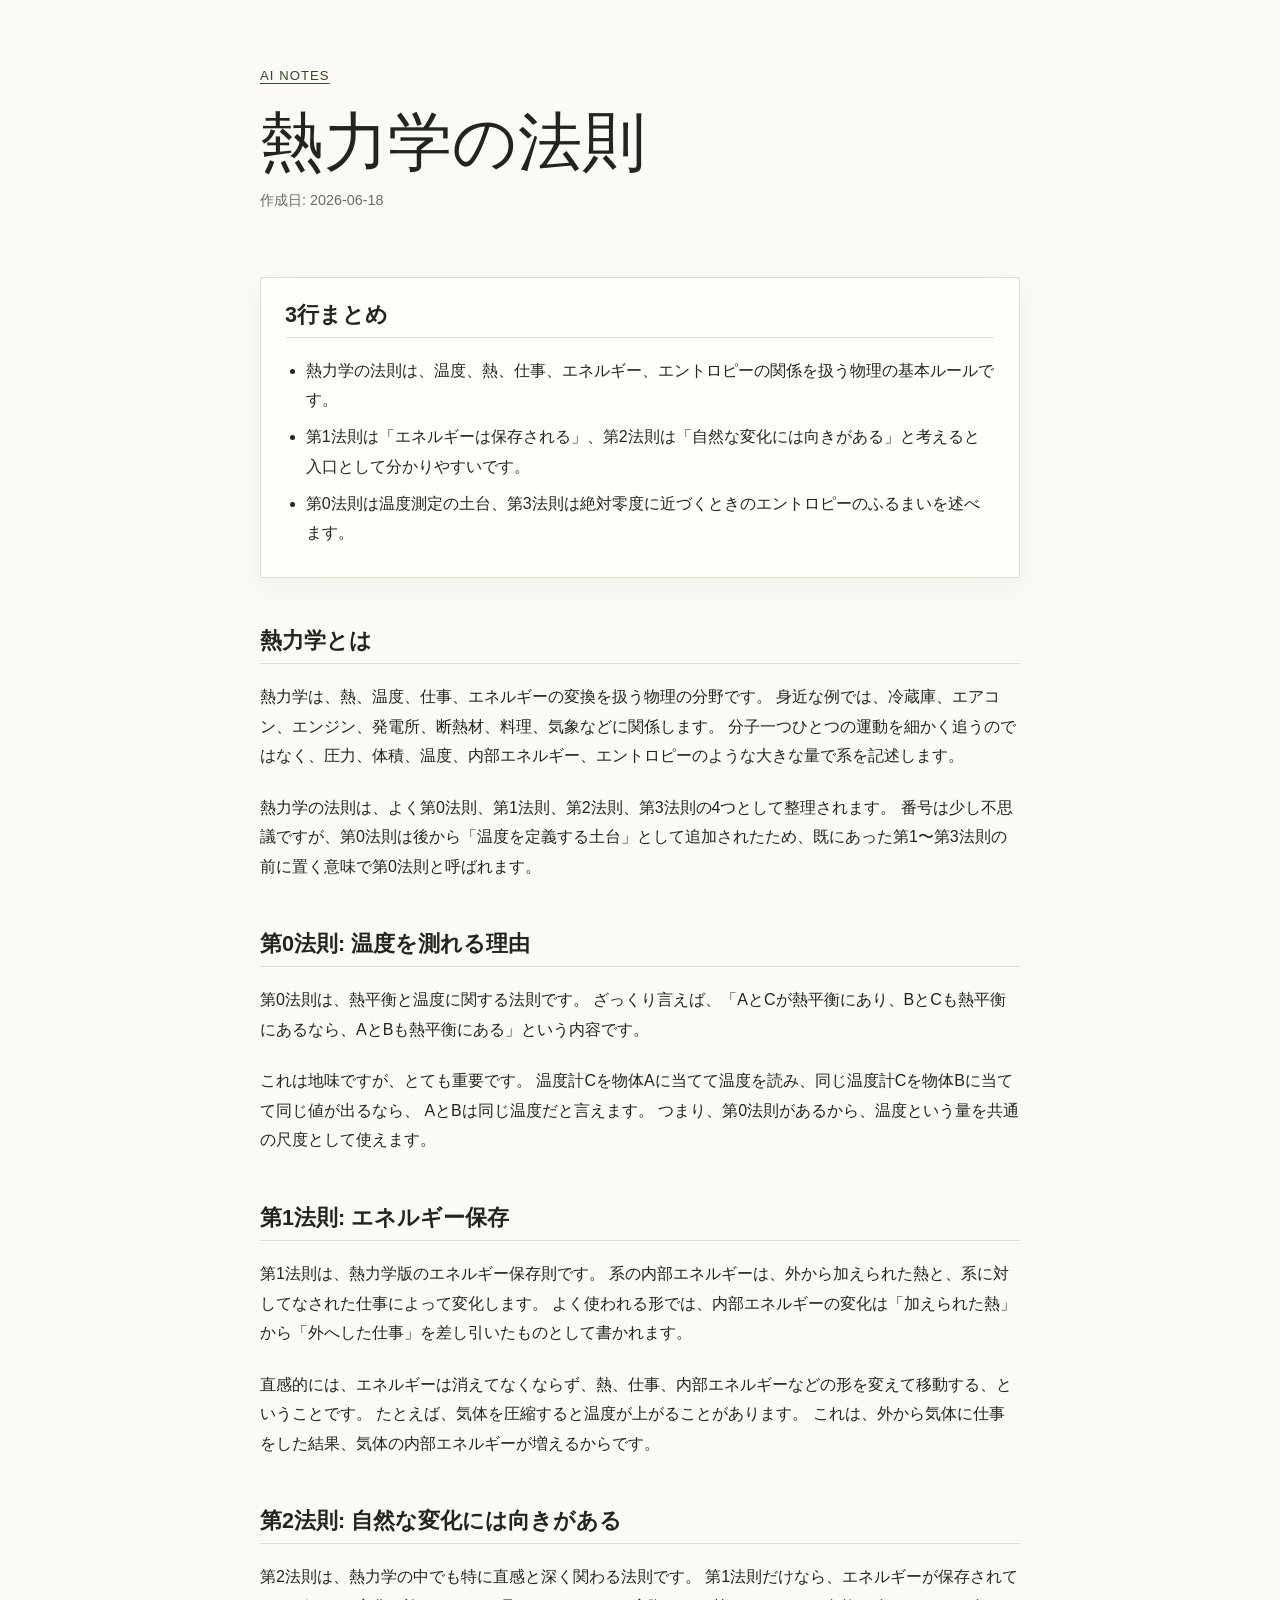
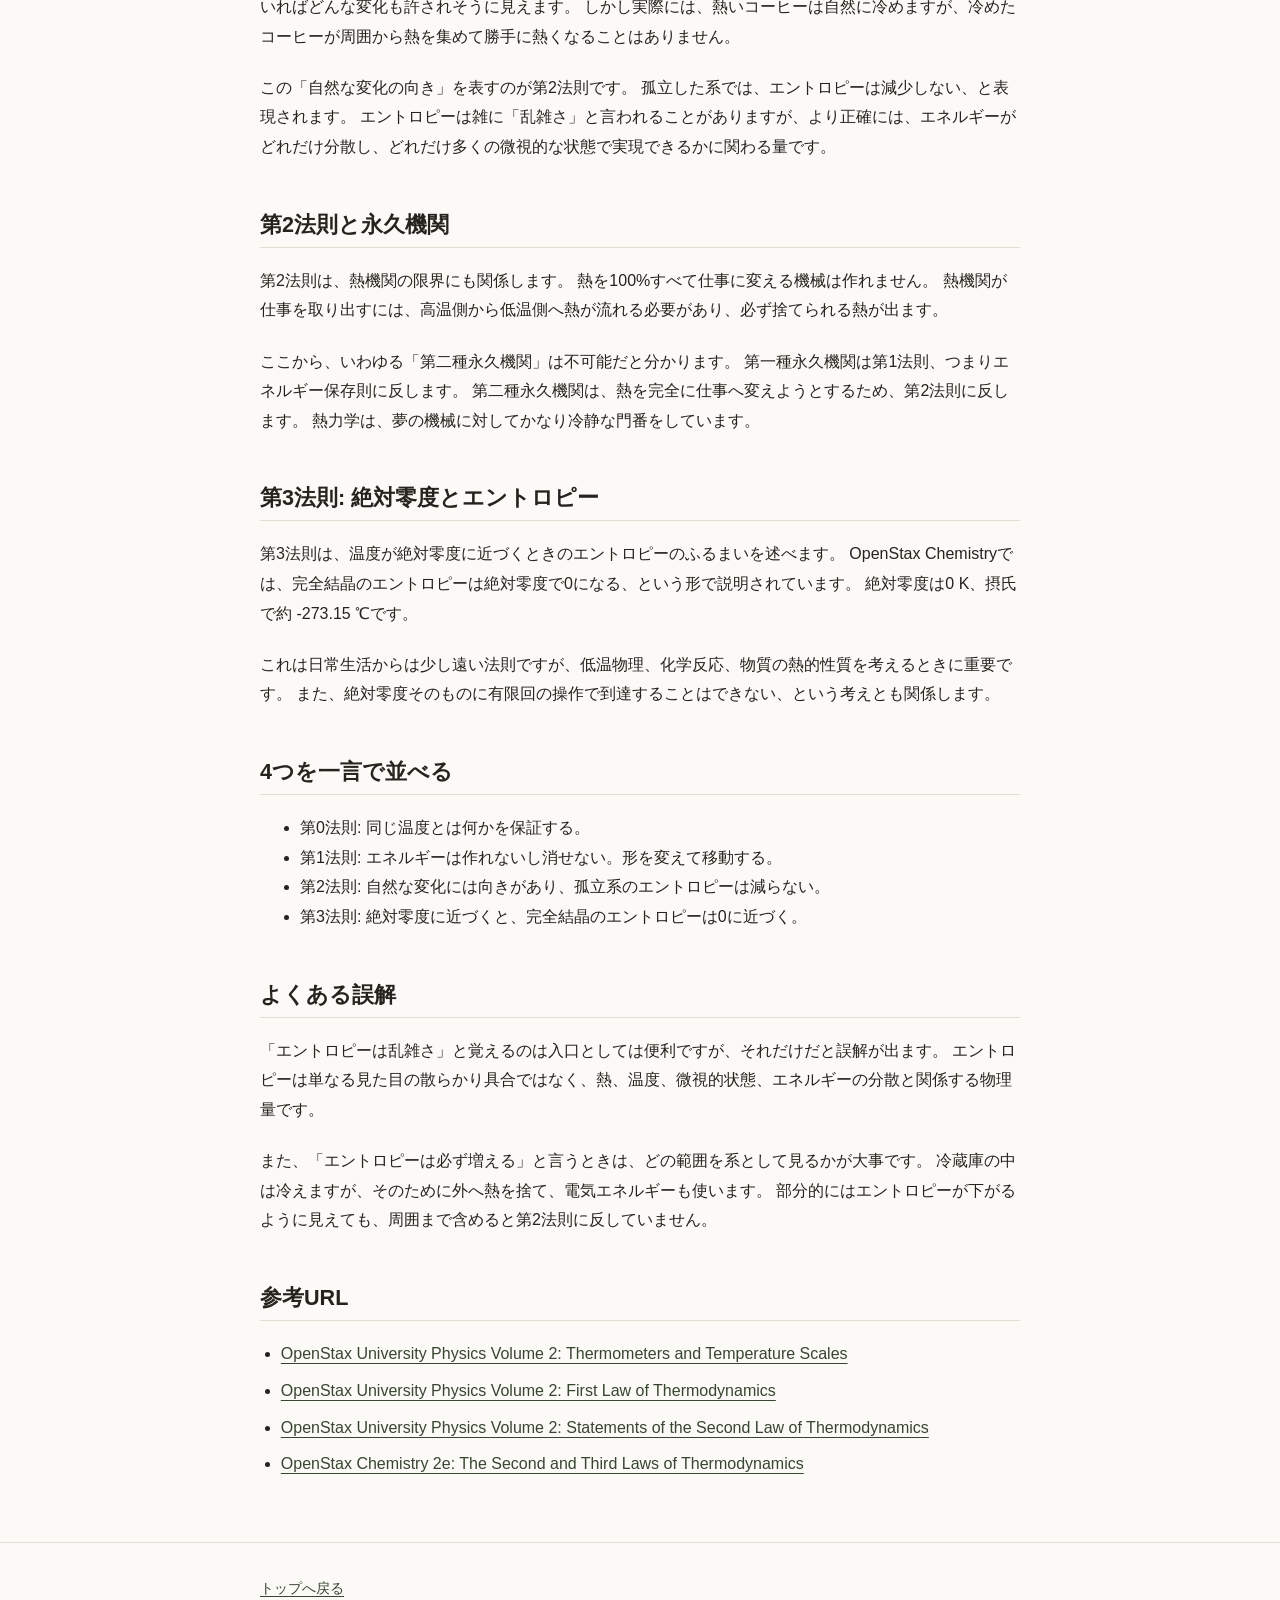
<file: notes/laws-of-thermodynamics.html>
<!doctype html>
<html lang="ja">
<head>
  <meta charset="utf-8">
  <meta name="viewport" content="width=device-width, initial-scale=1">
  <title>熱力学の法則 - AI Notes</title>
  <meta name="description" content="熱力学第0法則、第1法則、第2法則、第3法則の意味と読み方をまとめた記事です。">
  <link rel="stylesheet" href="../styles/site.css">
</head>
<body>
  <header class="site-header">
    <div class="container">
      <p class="site-kicker"><a href="../index.html">AI Notes</a></p>
      <h1>熱力学の法則</h1>
      <p class="article-meta">作成日: <time datetime="2026-06-18">2026-06-18</time></p>
    </div>
  </header>

  <main class="container">
    <article class="article">
      <section class="summary-box" aria-labelledby="summary">
        <h2 id="summary">3行まとめ</h2>
        <ul>
          <li>熱力学の法則は、温度、熱、仕事、エネルギー、エントロピーの関係を扱う物理の基本ルールです。</li>
          <li>第1法則は「エネルギーは保存される」、第2法則は「自然な変化には向きがある」と考えると入口として分かりやすいです。</li>
          <li>第0法則は温度測定の土台、第3法則は絶対零度に近づくときのエントロピーのふるまいを述べます。</li>
        </ul>
      </section>

      <section>
        <h2>熱力学とは</h2>
        <p>
          熱力学は、熱、温度、仕事、エネルギーの変換を扱う物理の分野です。
          身近な例では、冷蔵庫、エアコン、エンジン、発電所、断熱材、料理、気象などに関係します。
          分子一つひとつの運動を細かく追うのではなく、圧力、体積、温度、内部エネルギー、エントロピーのような大きな量で系を記述します。
        </p>
        <p>
          熱力学の法則は、よく第0法則、第1法則、第2法則、第3法則の4つとして整理されます。
          番号は少し不思議ですが、第0法則は後から「温度を定義する土台」として追加されたため、既にあった第1〜第3法則の前に置く意味で第0法則と呼ばれます。
        </p>
      </section>

      <section>
        <h2>第0法則: 温度を測れる理由</h2>
        <p>
          第0法則は、熱平衡と温度に関する法則です。
          ざっくり言えば、「AとCが熱平衡にあり、BとCも熱平衡にあるなら、AとBも熱平衡にある」という内容です。
        </p>
        <p>
          これは地味ですが、とても重要です。
          温度計Cを物体Aに当てて温度を読み、同じ温度計Cを物体Bに当てて同じ値が出るなら、
          AとBは同じ温度だと言えます。
          つまり、第0法則があるから、温度という量を共通の尺度として使えます。
        </p>
      </section>

      <section>
        <h2>第1法則: エネルギー保存</h2>
        <p>
          第1法則は、熱力学版のエネルギー保存則です。
          系の内部エネルギーは、外から加えられた熱と、系に対してなされた仕事によって変化します。
          よく使われる形では、内部エネルギーの変化は「加えられた熱」から「外へした仕事」を差し引いたものとして書かれます。
        </p>
        <p>
          直感的には、エネルギーは消えてなくならず、熱、仕事、内部エネルギーなどの形を変えて移動する、ということです。
          たとえば、気体を圧縮すると温度が上がることがあります。
          これは、外から気体に仕事をした結果、気体の内部エネルギーが増えるからです。
        </p>
      </section>

      <section>
        <h2>第2法則: 自然な変化には向きがある</h2>
        <p>
          第2法則は、熱力学の中でも特に直感と深く関わる法則です。
          第1法則だけなら、エネルギーが保存されていればどんな変化も許されそうに見えます。
          しかし実際には、熱いコーヒーは自然に冷めますが、冷めたコーヒーが周囲から熱を集めて勝手に熱くなることはありません。
        </p>
        <p>
          この「自然な変化の向き」を表すのが第2法則です。
          孤立した系では、エントロピーは減少しない、と表現されます。
          エントロピーは雑に「乱雑さ」と言われることがありますが、より正確には、エネルギーがどれだけ分散し、どれだけ多くの微視的な状態で実現できるかに関わる量です。
        </p>
      </section>

      <section>
        <h2>第2法則と永久機関</h2>
        <p>
          第2法則は、熱機関の限界にも関係します。
          熱を100%すべて仕事に変える機械は作れません。
          熱機関が仕事を取り出すには、高温側から低温側へ熱が流れる必要があり、必ず捨てられる熱が出ます。
        </p>
        <p>
          ここから、いわゆる「第二種永久機関」は不可能だと分かります。
          第一種永久機関は第1法則、つまりエネルギー保存則に反します。
          第二種永久機関は、熱を完全に仕事へ変えようとするため、第2法則に反します。
          熱力学は、夢の機械に対してかなり冷静な門番をしています。
        </p>
      </section>

      <section>
        <h2>第3法則: 絶対零度とエントロピー</h2>
        <p>
          第3法則は、温度が絶対零度に近づくときのエントロピーのふるまいを述べます。
          OpenStax Chemistryでは、完全結晶のエントロピーは絶対零度で0になる、という形で説明されています。
          絶対零度は0 K、摂氏で約 -273.15 ℃です。
        </p>
        <p>
          これは日常生活からは少し遠い法則ですが、低温物理、化学反応、物質の熱的性質を考えるときに重要です。
          また、絶対零度そのものに有限回の操作で到達することはできない、という考えとも関係します。
        </p>
      </section>

      <section>
        <h2>4つを一言で並べる</h2>
        <ul>
          <li>第0法則: 同じ温度とは何かを保証する。</li>
          <li>第1法則: エネルギーは作れないし消せない。形を変えて移動する。</li>
          <li>第2法則: 自然な変化には向きがあり、孤立系のエントロピーは減らない。</li>
          <li>第3法則: 絶対零度に近づくと、完全結晶のエントロピーは0に近づく。</li>
        </ul>
      </section>

      <section>
        <h2>よくある誤解</h2>
        <p>
          「エントロピーは乱雑さ」と覚えるのは入口としては便利ですが、それだけだと誤解が出ます。
          エントロピーは単なる見た目の散らかり具合ではなく、熱、温度、微視的状態、エネルギーの分散と関係する物理量です。
        </p>
        <p>
          また、「エントロピーは必ず増える」と言うときは、どの範囲を系として見るかが大事です。
          冷蔵庫の中は冷えますが、そのために外へ熱を捨て、電気エネルギーも使います。
          部分的にはエントロピーが下がるように見えても、周囲まで含めると第2法則に反していません。
        </p>
      </section>

      <section>
        <h2>参考URL</h2>
        <ul class="reference-list">
          <li><a href="https://openstax.org/books/university-physics-volume-2/pages/1-2-thermometers-and-temperature-scales" rel="noopener">OpenStax University Physics Volume 2: Thermometers and Temperature Scales</a></li>
          <li><a href="https://openstax.org/books/university-physics-volume-2/pages/3-3-first-law-of-thermodynamics" rel="noopener">OpenStax University Physics Volume 2: First Law of Thermodynamics</a></li>
          <li><a href="https://openstax.org/books/university-physics-volume-2/pages/4-4-statements-of-the-second-law-of-thermodynamics" rel="noopener">OpenStax University Physics Volume 2: Statements of the Second Law of Thermodynamics</a></li>
          <li><a href="https://openstax.org/books/chemistry-2e/pages/16-3-the-second-and-third-laws-of-thermodynamics" rel="noopener">OpenStax Chemistry 2e: The Second and Third Laws of Thermodynamics</a></li>
        </ul>
      </section>
    </article>
  </main>

  <footer class="site-footer">
    <div class="container">
      <p><a href="../index.html">トップへ戻る</a></p>
    </div>
  </footer>
</body>
</html>
</file>
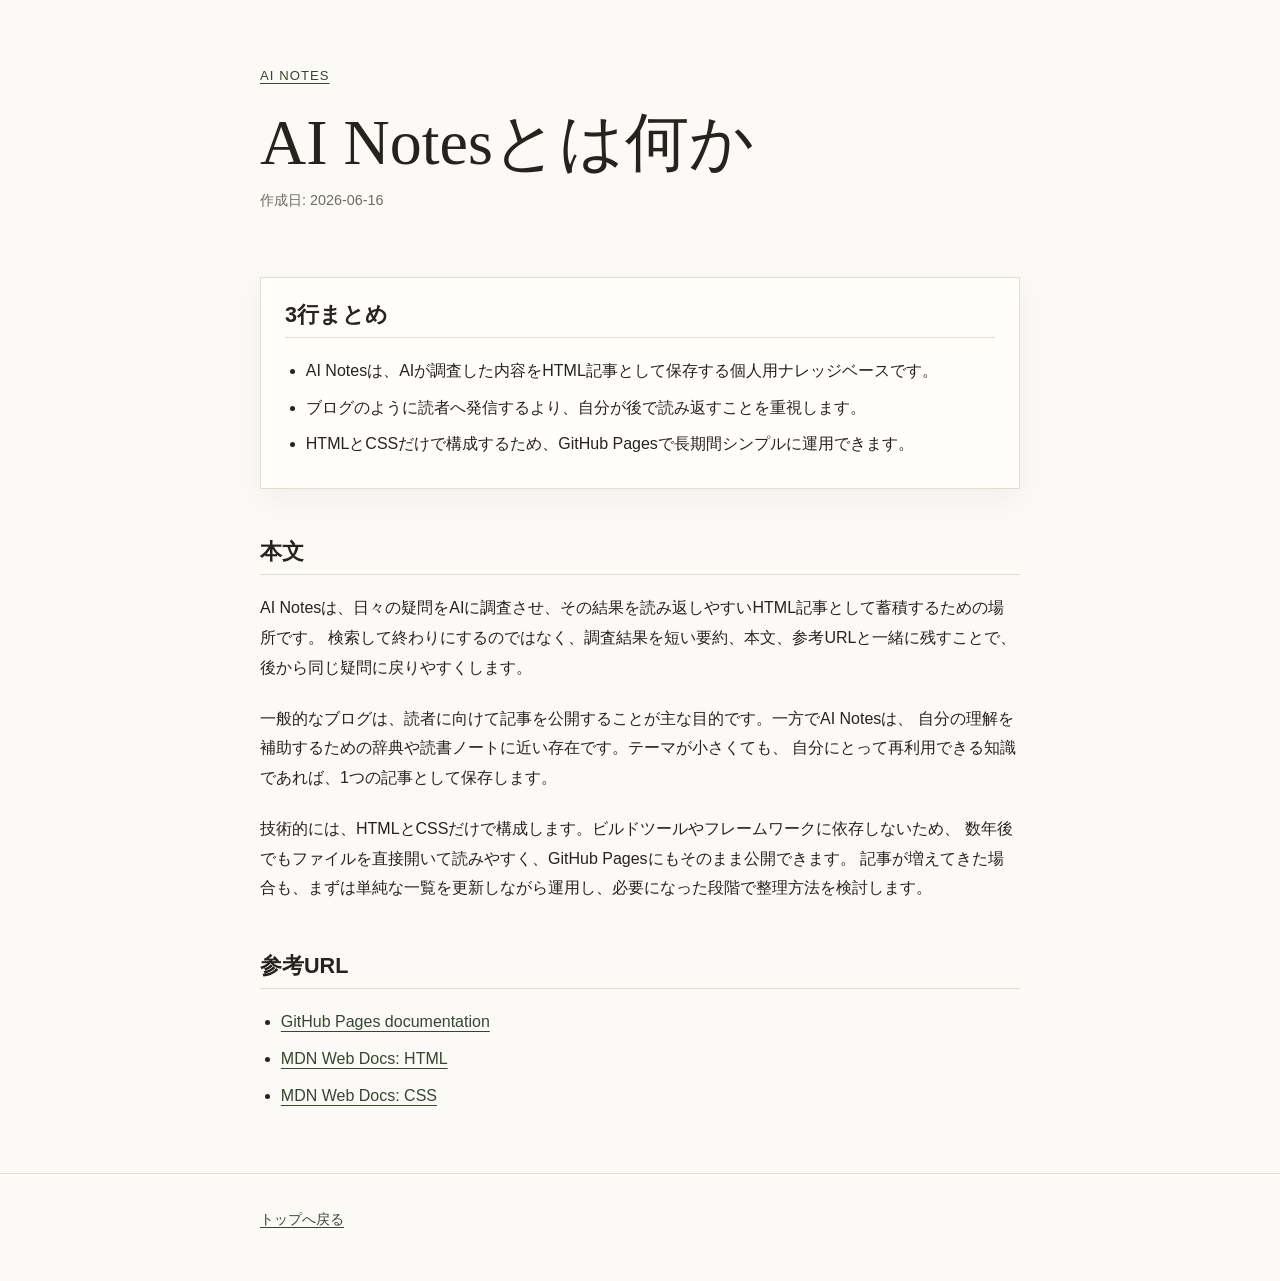
<file: notes/what-is-ai-notes.html>
<!doctype html>
<html lang="ja">
<head>
  <meta charset="utf-8">
  <meta name="viewport" content="width=device-width, initial-scale=1">
  <title>AI Notesとは何か - AI Notes</title>
  <meta name="description" content="AI Notesの目的と使い方を説明するサンプル記事です。">
  <link rel="stylesheet" href="../styles/site.css">
</head>
<body>
  <header class="site-header">
    <div class="container">
      <p class="site-kicker"><a href="../index.html">AI Notes</a></p>
      <h1>AI Notesとは何か</h1>
      <p class="article-meta">作成日: <time datetime="2026-06-16">2026-06-16</time></p>
    </div>
  </header>

  <main class="container">
    <article class="article">
      <section class="summary-box" aria-labelledby="summary">
        <h2 id="summary">3行まとめ</h2>
        <ul>
          <li>AI Notesは、AIが調査した内容をHTML記事として保存する個人用ナレッジベースです。</li>
          <li>ブログのように読者へ発信するより、自分が後で読み返すことを重視します。</li>
          <li>HTMLとCSSだけで構成するため、GitHub Pagesで長期間シンプルに運用できます。</li>
        </ul>
      </section>

      <section>
        <h2>本文</h2>
        <p>
          AI Notesは、日々の疑問をAIに調査させ、その結果を読み返しやすいHTML記事として蓄積するための場所です。
          検索して終わりにするのではなく、調査結果を短い要約、本文、参考URLと一緒に残すことで、
          後から同じ疑問に戻りやすくします。
        </p>
        <p>
          一般的なブログは、読者に向けて記事を公開することが主な目的です。一方でAI Notesは、
          自分の理解を補助するための辞典や読書ノートに近い存在です。テーマが小さくても、
          自分にとって再利用できる知識であれば、1つの記事として保存します。
        </p>
        <p>
          技術的には、HTMLとCSSだけで構成します。ビルドツールやフレームワークに依存しないため、
          数年後でもファイルを直接開いて読みやすく、GitHub Pagesにもそのまま公開できます。
          記事が増えてきた場合も、まずは単純な一覧を更新しながら運用し、必要になった段階で整理方法を検討します。
        </p>
      </section>

      <section>
        <h2>参考URL</h2>
        <ul class="reference-list">
          <li><a href="https://docs.github.com/pages" rel="noopener">GitHub Pages documentation</a></li>
          <li><a href="https://developer.mozilla.org/docs/Web/HTML" rel="noopener">MDN Web Docs: HTML</a></li>
          <li><a href="https://developer.mozilla.org/docs/Web/CSS" rel="noopener">MDN Web Docs: CSS</a></li>
        </ul>
      </section>
    </article>
  </main>

  <footer class="site-footer">
    <div class="container">
      <p><a href="../index.html">トップへ戻る</a></p>
    </div>
  </footer>
</body>
</html>
</file>
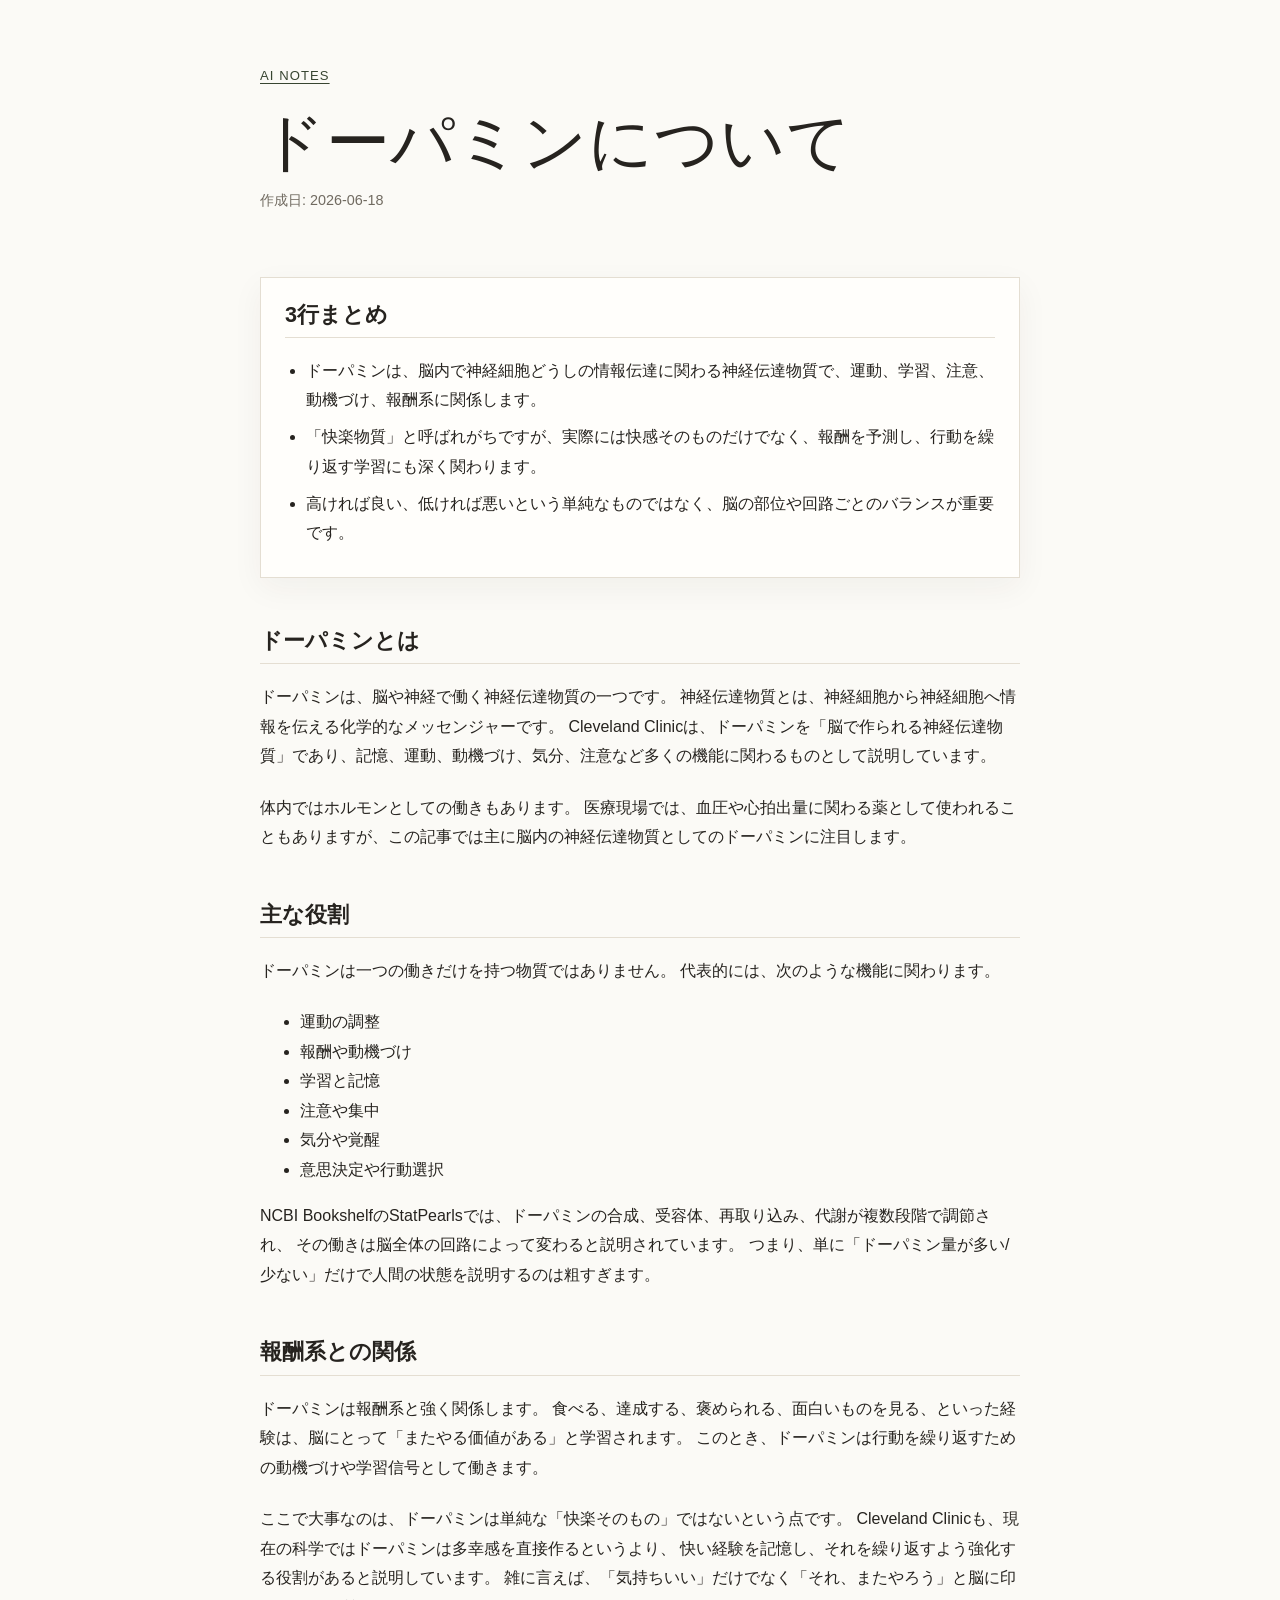
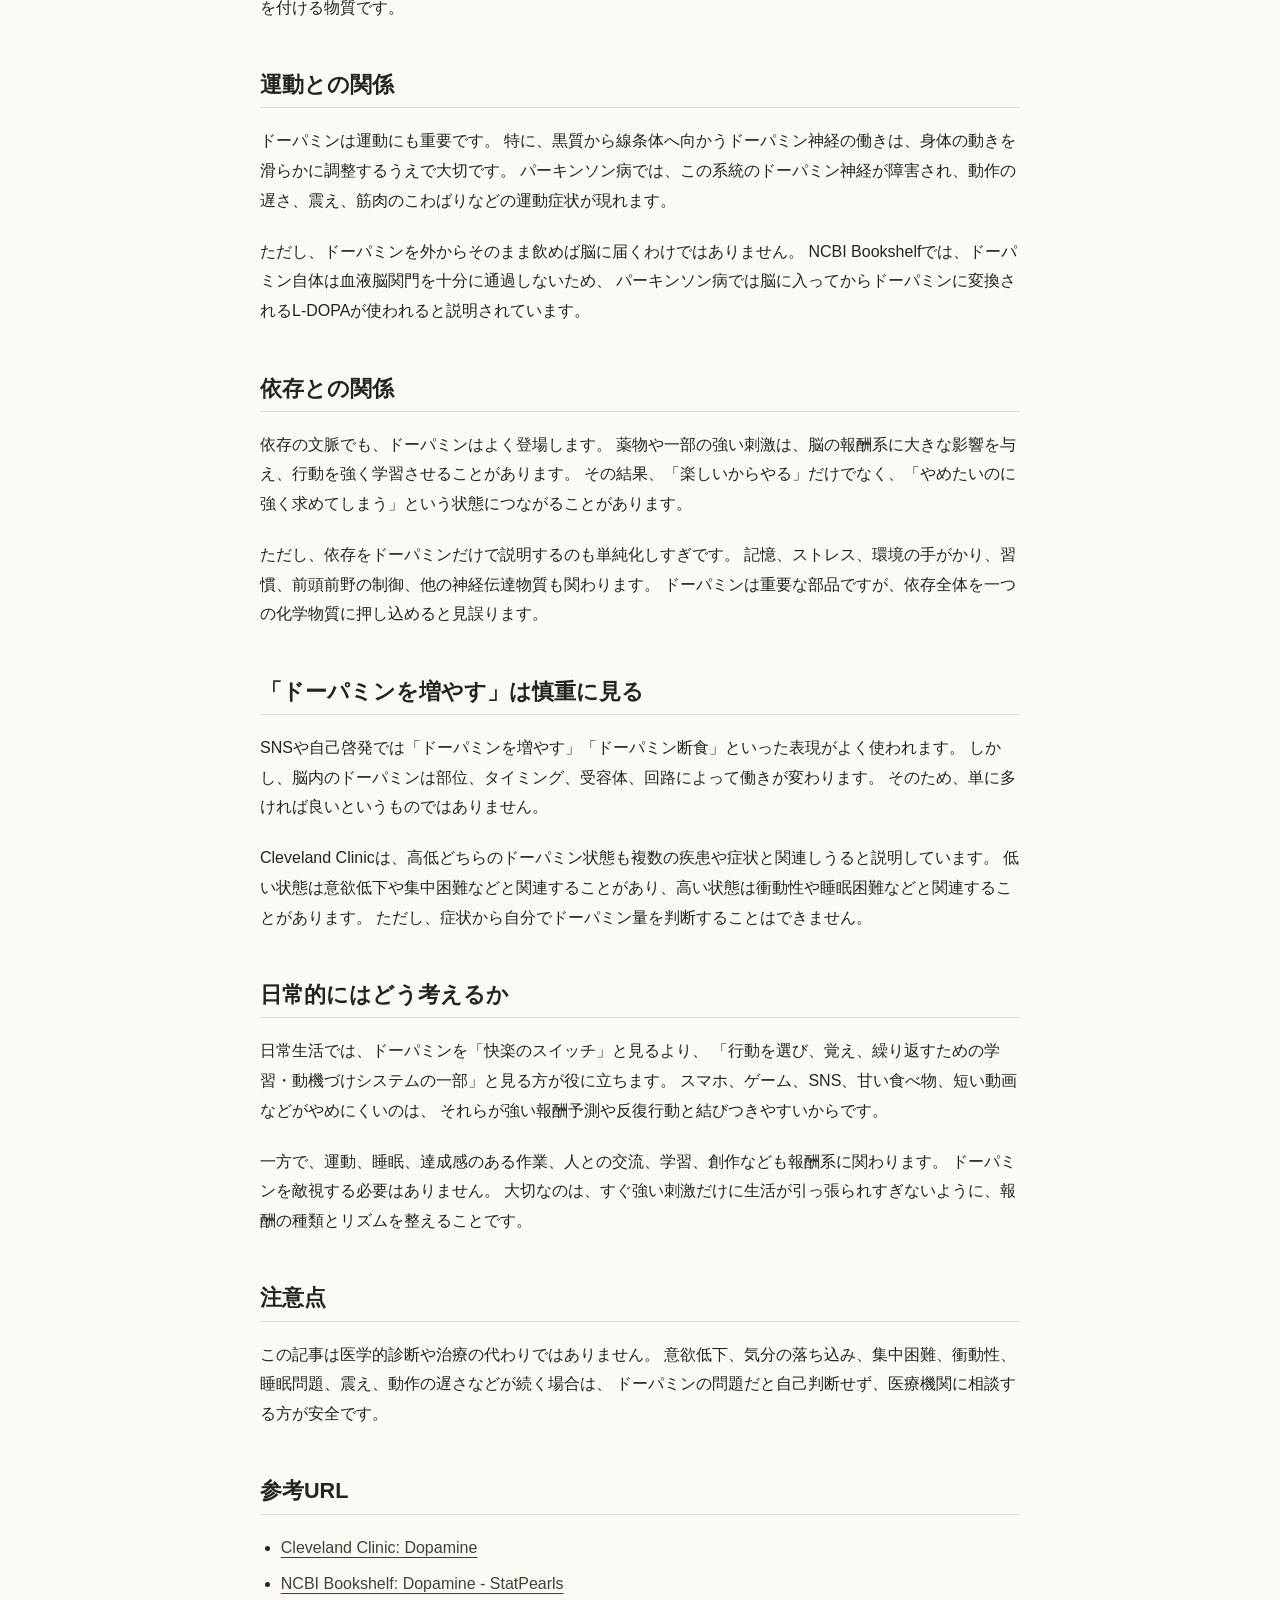
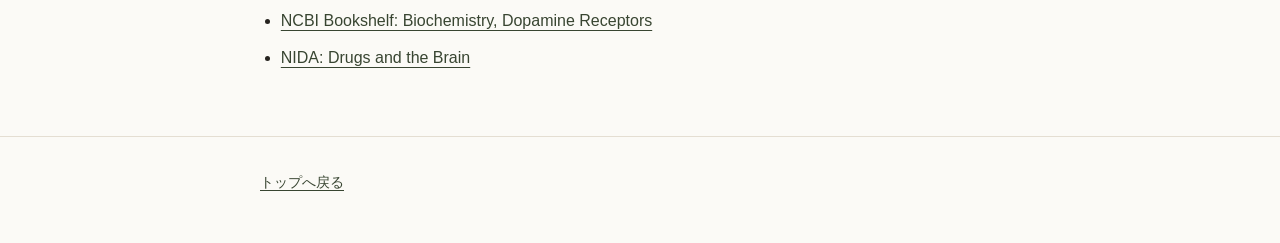
<file: notes/what-is-dopamine.html>
<!doctype html>
<html lang="ja">
<head>
  <meta charset="utf-8">
  <meta name="viewport" content="width=device-width, initial-scale=1">
  <title>ドーパミンについて - AI Notes</title>
  <meta name="description" content="ドーパミンの基本、報酬系、運動、学習、依存、病気との関係をまとめた記事です。">
  <link rel="stylesheet" href="../styles/site.css">
</head>
<body>
  <header class="site-header">
    <div class="container">
      <p class="site-kicker"><a href="../index.html">AI Notes</a></p>
      <h1>ドーパミンについて</h1>
      <p class="article-meta">作成日: <time datetime="2026-06-18">2026-06-18</time></p>
    </div>
  </header>

  <main class="container">
    <article class="article">
      <section class="summary-box" aria-labelledby="summary">
        <h2 id="summary">3行まとめ</h2>
        <ul>
          <li>ドーパミンは、脳内で神経細胞どうしの情報伝達に関わる神経伝達物質で、運動、学習、注意、動機づけ、報酬系に関係します。</li>
          <li>「快楽物質」と呼ばれがちですが、実際には快感そのものだけでなく、報酬を予測し、行動を繰り返す学習にも深く関わります。</li>
          <li>高ければ良い、低ければ悪いという単純なものではなく、脳の部位や回路ごとのバランスが重要です。</li>
        </ul>
      </section>

      <section>
        <h2>ドーパミンとは</h2>
        <p>
          ドーパミンは、脳や神経で働く神経伝達物質の一つです。
          神経伝達物質とは、神経細胞から神経細胞へ情報を伝える化学的なメッセンジャーです。
          Cleveland Clinicは、ドーパミンを「脳で作られる神経伝達物質」であり、記憶、運動、動機づけ、気分、注意など多くの機能に関わるものとして説明しています。
        </p>
        <p>
          体内ではホルモンとしての働きもあります。
          医療現場では、血圧や心拍出量に関わる薬として使われることもありますが、この記事では主に脳内の神経伝達物質としてのドーパミンに注目します。
        </p>
      </section>

      <section>
        <h2>主な役割</h2>
        <p>
          ドーパミンは一つの働きだけを持つ物質ではありません。
          代表的には、次のような機能に関わります。
        </p>
        <ul>
          <li>運動の調整</li>
          <li>報酬や動機づけ</li>
          <li>学習と記憶</li>
          <li>注意や集中</li>
          <li>気分や覚醒</li>
          <li>意思決定や行動選択</li>
        </ul>
        <p>
          NCBI BookshelfのStatPearlsでは、ドーパミンの合成、受容体、再取り込み、代謝が複数段階で調節され、
          その働きは脳全体の回路によって変わると説明されています。
          つまり、単に「ドーパミン量が多い/少ない」だけで人間の状態を説明するのは粗すぎます。
        </p>
      </section>

      <section>
        <h2>報酬系との関係</h2>
        <p>
          ドーパミンは報酬系と強く関係します。
          食べる、達成する、褒められる、面白いものを見る、といった経験は、脳にとって「またやる価値がある」と学習されます。
          このとき、ドーパミンは行動を繰り返すための動機づけや学習信号として働きます。
        </p>
        <p>
          ここで大事なのは、ドーパミンは単純な「快楽そのもの」ではないという点です。
          Cleveland Clinicも、現在の科学ではドーパミンは多幸感を直接作るというより、
          快い経験を記憶し、それを繰り返すよう強化する役割があると説明しています。
          雑に言えば、「気持ちいい」だけでなく「それ、またやろう」と脳に印を付ける物質です。
        </p>
      </section>

      <section>
        <h2>運動との関係</h2>
        <p>
          ドーパミンは運動にも重要です。
          特に、黒質から線条体へ向かうドーパミン神経の働きは、身体の動きを滑らかに調整するうえで大切です。
          パーキンソン病では、この系統のドーパミン神経が障害され、動作の遅さ、震え、筋肉のこわばりなどの運動症状が現れます。
        </p>
        <p>
          ただし、ドーパミンを外からそのまま飲めば脳に届くわけではありません。
          NCBI Bookshelfでは、ドーパミン自体は血液脳関門を十分に通過しないため、
          パーキンソン病では脳に入ってからドーパミンに変換されるL-DOPAが使われると説明されています。
        </p>
      </section>

      <section>
        <h2>依存との関係</h2>
        <p>
          依存の文脈でも、ドーパミンはよく登場します。
          薬物や一部の強い刺激は、脳の報酬系に大きな影響を与え、行動を強く学習させることがあります。
          その結果、「楽しいからやる」だけでなく、「やめたいのに強く求めてしまう」という状態につながることがあります。
        </p>
        <p>
          ただし、依存をドーパミンだけで説明するのも単純化しすぎです。
          記憶、ストレス、環境の手がかり、習慣、前頭前野の制御、他の神経伝達物質も関わります。
          ドーパミンは重要な部品ですが、依存全体を一つの化学物質に押し込めると見誤ります。
        </p>
      </section>

      <section>
        <h2>「ドーパミンを増やす」は慎重に見る</h2>
        <p>
          SNSや自己啓発では「ドーパミンを増やす」「ドーパミン断食」といった表現がよく使われます。
          しかし、脳内のドーパミンは部位、タイミング、受容体、回路によって働きが変わります。
          そのため、単に多ければ良いというものではありません。
        </p>
        <p>
          Cleveland Clinicは、高低どちらのドーパミン状態も複数の疾患や症状と関連しうると説明しています。
          低い状態は意欲低下や集中困難などと関連することがあり、高い状態は衝動性や睡眠困難などと関連することがあります。
          ただし、症状から自分でドーパミン量を判断することはできません。
        </p>
      </section>

      <section>
        <h2>日常的にはどう考えるか</h2>
        <p>
          日常生活では、ドーパミンを「快楽のスイッチ」と見るより、
          「行動を選び、覚え、繰り返すための学習・動機づけシステムの一部」と見る方が役に立ちます。
          スマホ、ゲーム、SNS、甘い食べ物、短い動画などがやめにくいのは、
          それらが強い報酬予測や反復行動と結びつきやすいからです。
        </p>
        <p>
          一方で、運動、睡眠、達成感のある作業、人との交流、学習、創作なども報酬系に関わります。
          ドーパミンを敵視する必要はありません。
          大切なのは、すぐ強い刺激だけに生活が引っ張られすぎないように、報酬の種類とリズムを整えることです。
        </p>
      </section>

      <section>
        <h2>注意点</h2>
        <p>
          この記事は医学的診断や治療の代わりではありません。
          意欲低下、気分の落ち込み、集中困難、衝動性、睡眠問題、震え、動作の遅さなどが続く場合は、
          ドーパミンの問題だと自己判断せず、医療機関に相談する方が安全です。
        </p>
      </section>

      <section>
        <h2>参考URL</h2>
        <ul class="reference-list">
          <li><a href="https://my.clevelandclinic.org/health/articles/22581-dopamine" rel="noopener">Cleveland Clinic: Dopamine</a></li>
          <li><a href="https://www.ncbi.nlm.nih.gov/books/NBK535451/" rel="noopener">NCBI Bookshelf: Dopamine - StatPearls</a></li>
          <li><a href="https://www.ncbi.nlm.nih.gov/books/NBK538242/" rel="noopener">NCBI Bookshelf: Biochemistry, Dopamine Receptors</a></li>
          <li><a href="https://nida.nih.gov/publications/drugs-brains-behavior-science-addiction/drugs-brain" rel="noopener">NIDA: Drugs and the Brain</a></li>
        </ul>
      </section>
    </article>
  </main>

  <footer class="site-footer">
    <div class="container">
      <p><a href="../index.html">トップへ戻る</a></p>
    </div>
  </footer>
</body>
</html>
</file>
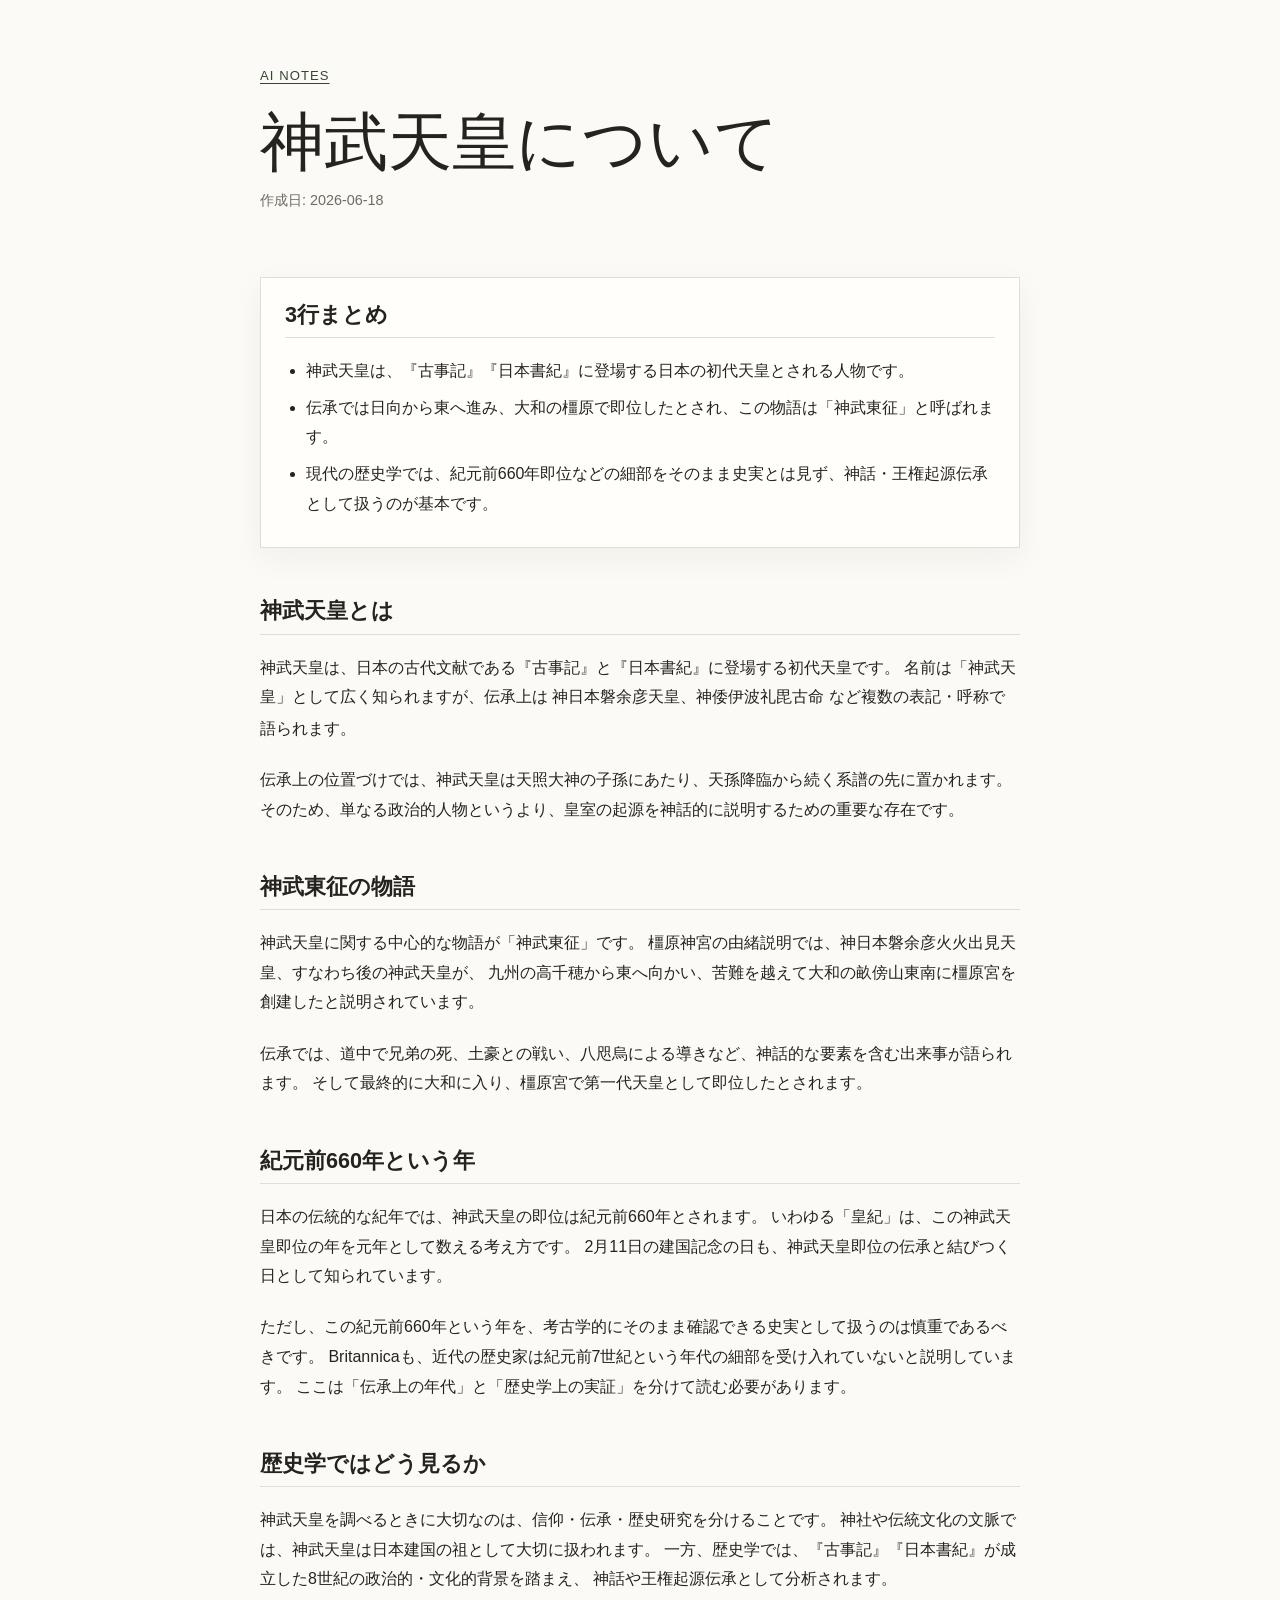
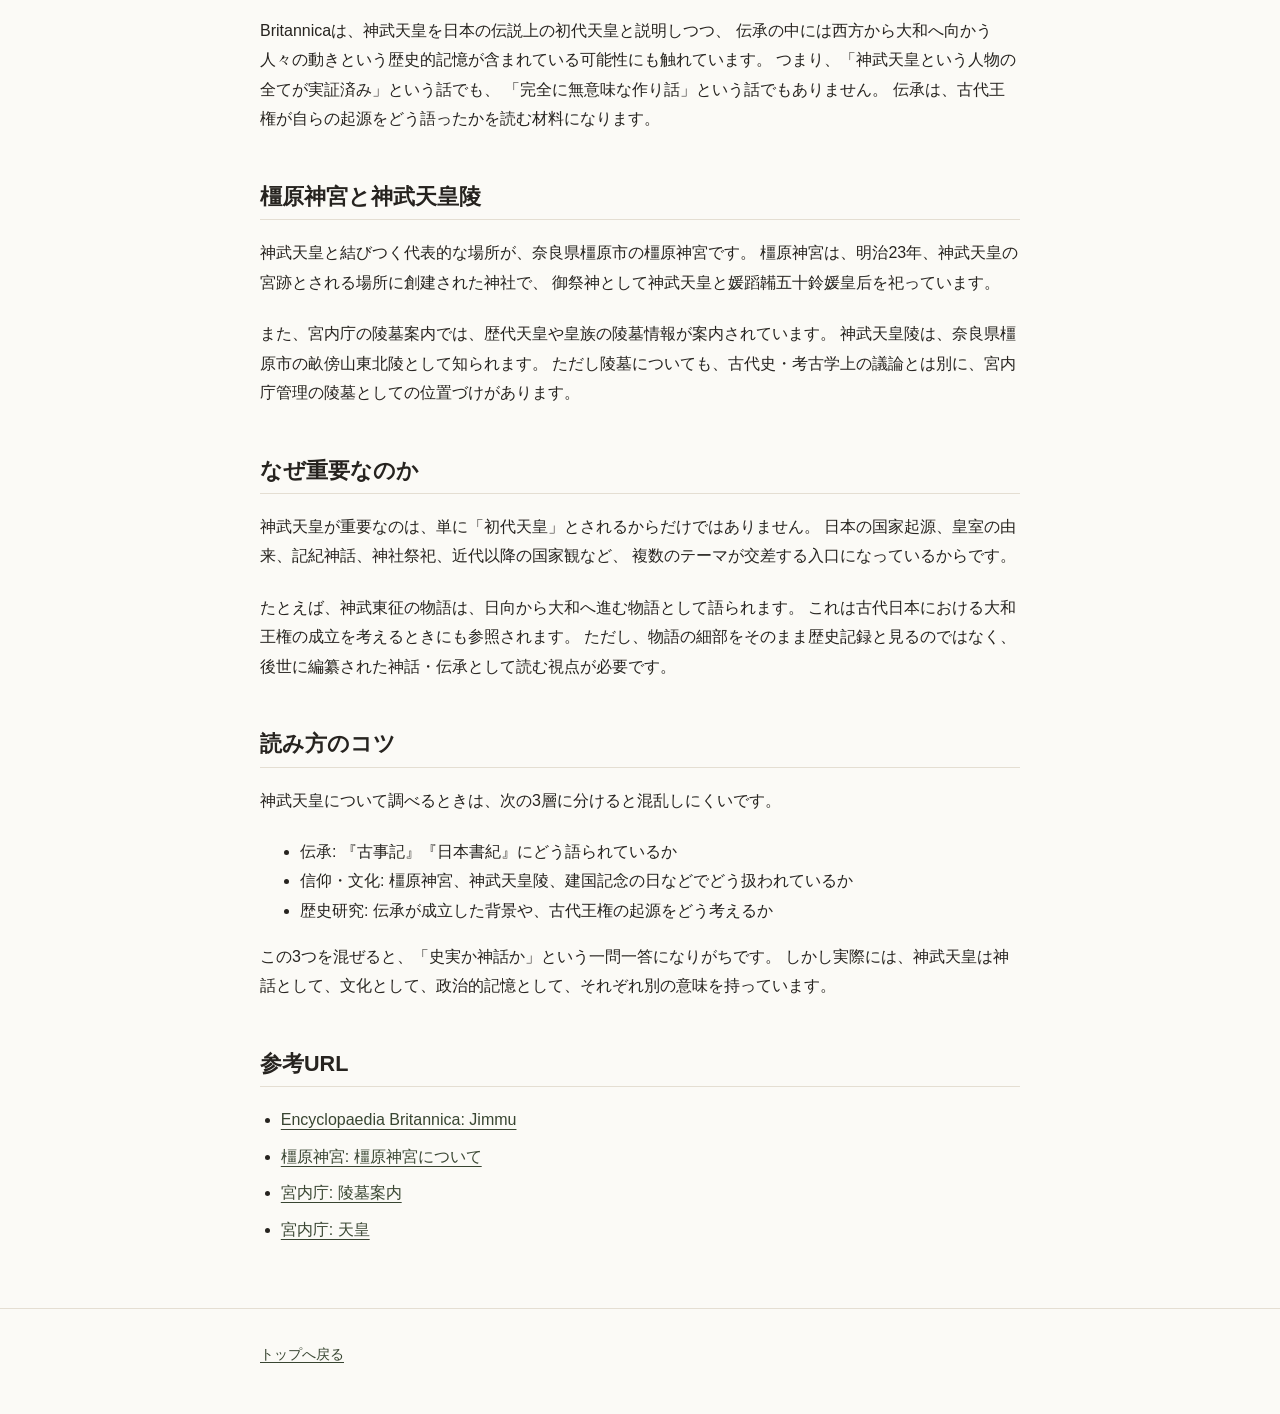
<file: notes/what-is-emperor-jimmu.html>
<!doctype html>
<html lang="ja">
<head>
  <meta charset="utf-8">
  <meta name="viewport" content="width=device-width, initial-scale=1">
  <title>神武天皇について - AI Notes</title>
  <meta name="description" content="神武天皇の伝承、神武東征、橿原宮、歴史学上の注意点をまとめた記事です。">
  <link rel="stylesheet" href="../styles/site.css">
</head>
<body>
  <header class="site-header">
    <div class="container">
      <p class="site-kicker"><a href="../index.html">AI Notes</a></p>
      <h1>神武天皇について</h1>
      <p class="article-meta">作成日: <time datetime="2026-06-18">2026-06-18</time></p>
    </div>
  </header>

  <main class="container">
    <article class="article">
      <section class="summary-box" aria-labelledby="summary">
        <h2 id="summary">3行まとめ</h2>
        <ul>
          <li>神武天皇は、『古事記』『日本書紀』に登場する日本の初代天皇とされる人物です。</li>
          <li>伝承では日向から東へ進み、大和の橿原で即位したとされ、この物語は「神武東征」と呼ばれます。</li>
          <li>現代の歴史学では、紀元前660年即位などの細部をそのまま史実とは見ず、神話・王権起源伝承として扱うのが基本です。</li>
        </ul>
      </section>

      <section>
        <h2>神武天皇とは</h2>
        <p>
          神武天皇は、日本の古代文献である『古事記』と『日本書紀』に登場する初代天皇です。
          名前は「神武天皇」として広く知られますが、伝承上は
          <code>神日本磐余彦天皇</code>、<code>神倭伊波礼毘古命</code> など複数の表記・呼称で語られます。
        </p>
        <p>
          伝承上の位置づけでは、神武天皇は天照大神の子孫にあたり、天孫降臨から続く系譜の先に置かれます。
          そのため、単なる政治的人物というより、皇室の起源を神話的に説明するための重要な存在です。
        </p>
      </section>

      <section>
        <h2>神武東征の物語</h2>
        <p>
          神武天皇に関する中心的な物語が「神武東征」です。
          橿原神宮の由緒説明では、神日本磐余彦火火出見天皇、すなわち後の神武天皇が、
          九州の高千穂から東へ向かい、苦難を越えて大和の畝傍山東南に橿原宮を創建したと説明されています。
        </p>
        <p>
          伝承では、道中で兄弟の死、土豪との戦い、八咫烏による導きなど、神話的な要素を含む出来事が語られます。
          そして最終的に大和に入り、橿原宮で第一代天皇として即位したとされます。
        </p>
      </section>

      <section>
        <h2>紀元前660年という年</h2>
        <p>
          日本の伝統的な紀年では、神武天皇の即位は紀元前660年とされます。
          いわゆる「皇紀」は、この神武天皇即位の年を元年として数える考え方です。
          2月11日の建国記念の日も、神武天皇即位の伝承と結びつく日として知られています。
        </p>
        <p>
          ただし、この紀元前660年という年を、考古学的にそのまま確認できる史実として扱うのは慎重であるべきです。
          Britannicaも、近代の歴史家は紀元前7世紀という年代の細部を受け入れていないと説明しています。
          ここは「伝承上の年代」と「歴史学上の実証」を分けて読む必要があります。
        </p>
      </section>

      <section>
        <h2>歴史学ではどう見るか</h2>
        <p>
          神武天皇を調べるときに大切なのは、信仰・伝承・歴史研究を分けることです。
          神社や伝統文化の文脈では、神武天皇は日本建国の祖として大切に扱われます。
          一方、歴史学では、『古事記』『日本書紀』が成立した8世紀の政治的・文化的背景を踏まえ、
          神話や王権起源伝承として分析されます。
        </p>
        <p>
          Britannicaは、神武天皇を日本の伝説上の初代天皇と説明しつつ、
          伝承の中には西方から大和へ向かう人々の動きという歴史的記憶が含まれている可能性にも触れています。
          つまり、「神武天皇という人物の全てが実証済み」という話でも、
          「完全に無意味な作り話」という話でもありません。
          伝承は、古代王権が自らの起源をどう語ったかを読む材料になります。
        </p>
      </section>

      <section>
        <h2>橿原神宮と神武天皇陵</h2>
        <p>
          神武天皇と結びつく代表的な場所が、奈良県橿原市の橿原神宮です。
          橿原神宮は、明治23年、神武天皇の宮跡とされる場所に創建された神社で、
          御祭神として神武天皇と媛蹈韛五十鈴媛皇后を祀っています。
        </p>
        <p>
          また、宮内庁の陵墓案内では、歴代天皇や皇族の陵墓情報が案内されています。
          神武天皇陵は、奈良県橿原市の畝傍山東北陵として知られます。
          ただし陵墓についても、古代史・考古学上の議論とは別に、宮内庁管理の陵墓としての位置づけがあります。
        </p>
      </section>

      <section>
        <h2>なぜ重要なのか</h2>
        <p>
          神武天皇が重要なのは、単に「初代天皇」とされるからだけではありません。
          日本の国家起源、皇室の由来、記紀神話、神社祭祀、近代以降の国家観など、
          複数のテーマが交差する入口になっているからです。
        </p>
        <p>
          たとえば、神武東征の物語は、日向から大和へ進む物語として語られます。
          これは古代日本における大和王権の成立を考えるときにも参照されます。
          ただし、物語の細部をそのまま歴史記録と見るのではなく、
          後世に編纂された神話・伝承として読む視点が必要です。
        </p>
      </section>

      <section>
        <h2>読み方のコツ</h2>
        <p>
          神武天皇について調べるときは、次の3層に分けると混乱しにくいです。
        </p>
        <ul>
          <li>伝承: 『古事記』『日本書紀』にどう語られているか</li>
          <li>信仰・文化: 橿原神宮、神武天皇陵、建国記念の日などでどう扱われているか</li>
          <li>歴史研究: 伝承が成立した背景や、古代王権の起源をどう考えるか</li>
        </ul>
        <p>
          この3つを混ぜると、「史実か神話か」という一問一答になりがちです。
          しかし実際には、神武天皇は神話として、文化として、政治的記憶として、それぞれ別の意味を持っています。
        </p>
      </section>

      <section>
        <h2>参考URL</h2>
        <ul class="reference-list">
          <li><a href="https://www.britannica.com/topic/Jimmu" rel="noopener">Encyclopaedia Britannica: Jimmu</a></li>
          <li><a href="https://kashiharajingu.or.jp/about" rel="noopener">橿原神宮: 橿原神宮について</a></li>
          <li><a href="https://www.kunaicho.go.jp/visit/ryobo/index.html" rel="noopener">宮内庁: 陵墓案内</a></li>
          <li><a href="https://www.kunaicho.go.jp/learn/institution/seido/seido01.html" rel="noopener">宮内庁: 天皇</a></li>
        </ul>
      </section>
    </article>
  </main>

  <footer class="site-footer">
    <div class="container">
      <p><a href="../index.html">トップへ戻る</a></p>
    </div>
  </footer>
</body>
</html>
</file>
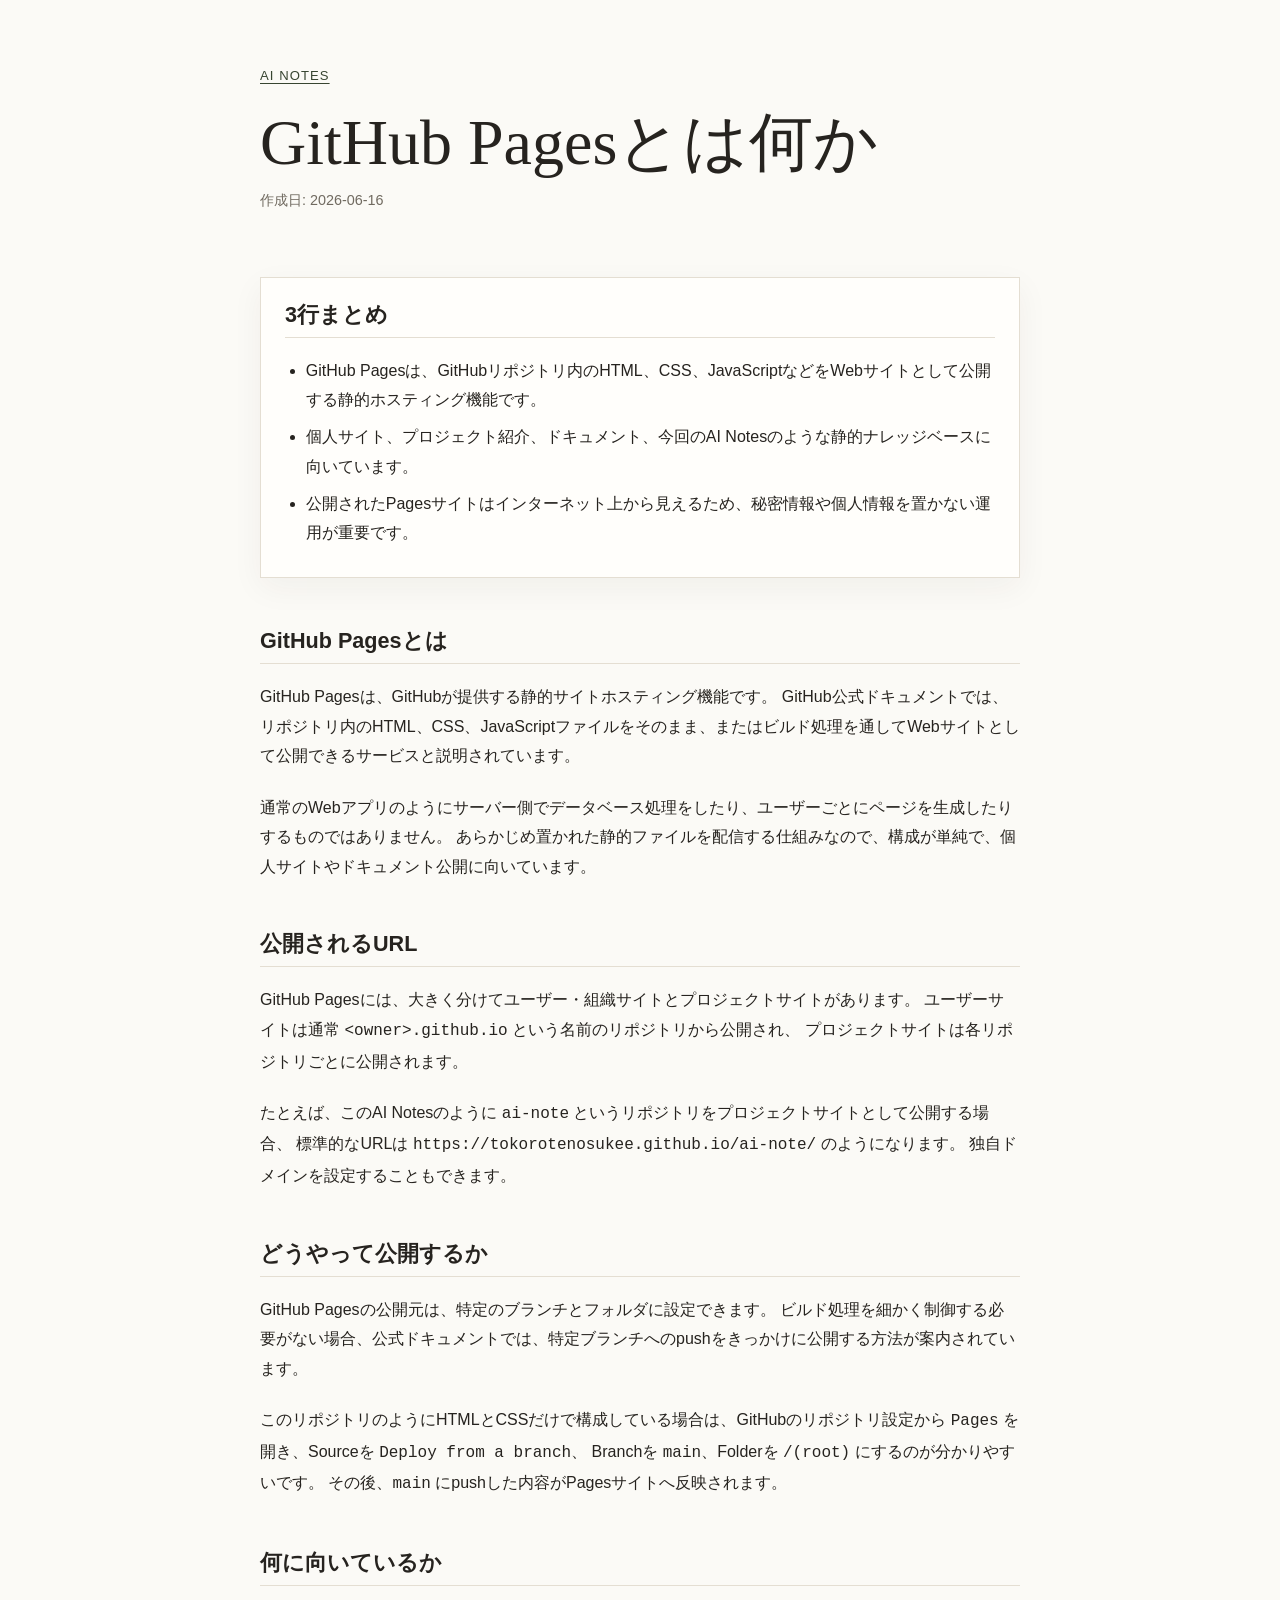
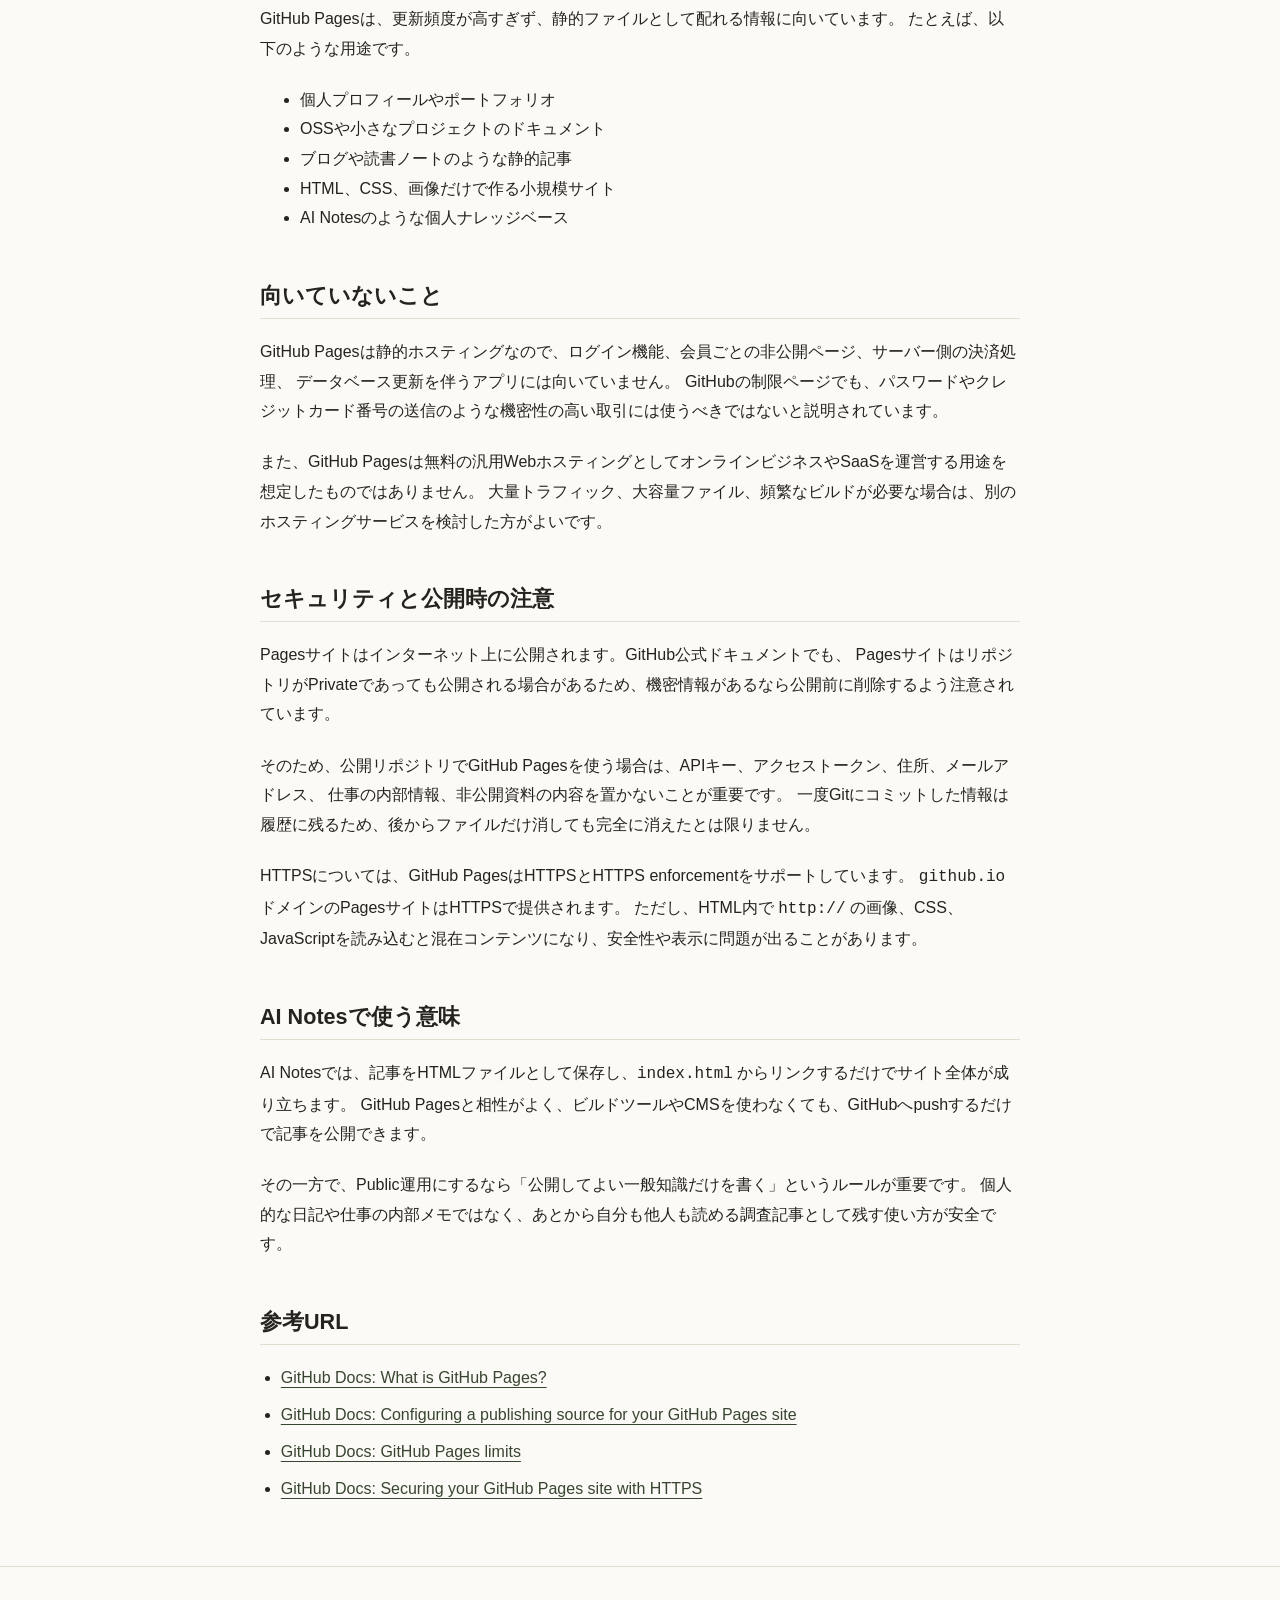
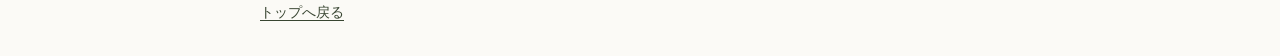
<file: notes/what-is-github-pages.html>
<!doctype html>
<html lang="ja">
<head>
  <meta charset="utf-8">
  <meta name="viewport" content="width=device-width, initial-scale=1">
  <title>GitHub Pagesとは何か - AI Notes</title>
  <meta name="description" content="GitHub Pagesの仕組み、使いどころ、公開時の注意点をまとめた記事です。">
  <link rel="stylesheet" href="../styles/site.css">
</head>
<body>
  <header class="site-header">
    <div class="container">
      <p class="site-kicker"><a href="../index.html">AI Notes</a></p>
      <h1>GitHub Pagesとは何か</h1>
      <p class="article-meta">作成日: <time datetime="2026-06-16">2026-06-16</time></p>
    </div>
  </header>

  <main class="container">
    <article class="article">
      <section class="summary-box" aria-labelledby="summary">
        <h2 id="summary">3行まとめ</h2>
        <ul>
          <li>GitHub Pagesは、GitHubリポジトリ内のHTML、CSS、JavaScriptなどをWebサイトとして公開する静的ホスティング機能です。</li>
          <li>個人サイト、プロジェクト紹介、ドキュメント、今回のAI Notesのような静的ナレッジベースに向いています。</li>
          <li>公開されたPagesサイトはインターネット上から見えるため、秘密情報や個人情報を置かない運用が重要です。</li>
        </ul>
      </section>

      <section>
        <h2>GitHub Pagesとは</h2>
        <p>
          GitHub Pagesは、GitHubが提供する静的サイトホスティング機能です。
          GitHub公式ドキュメントでは、リポジトリ内のHTML、CSS、JavaScriptファイルをそのまま、またはビルド処理を通してWebサイトとして公開できるサービスと説明されています。
        </p>
        <p>
          通常のWebアプリのようにサーバー側でデータベース処理をしたり、ユーザーごとにページを生成したりするものではありません。
          あらかじめ置かれた静的ファイルを配信する仕組みなので、構成が単純で、個人サイトやドキュメント公開に向いています。
        </p>
      </section>

      <section>
        <h2>公開されるURL</h2>
        <p>
          GitHub Pagesには、大きく分けてユーザー・組織サイトとプロジェクトサイトがあります。
          ユーザーサイトは通常 <code>&lt;owner&gt;.github.io</code> という名前のリポジトリから公開され、
          プロジェクトサイトは各リポジトリごとに公開されます。
        </p>
        <p>
          たとえば、このAI Notesのように <code>ai-note</code> というリポジトリをプロジェクトサイトとして公開する場合、
          標準的なURLは <code>https://tokorotenosukee.github.io/ai-note/</code> のようになります。
          独自ドメインを設定することもできます。
        </p>
      </section>

      <section>
        <h2>どうやって公開するか</h2>
        <p>
          GitHub Pagesの公開元は、特定のブランチとフォルダに設定できます。
          ビルド処理を細かく制御する必要がない場合、公式ドキュメントでは、特定ブランチへのpushをきっかけに公開する方法が案内されています。
        </p>
        <p>
          このリポジトリのようにHTMLとCSSだけで構成している場合は、GitHubのリポジトリ設定から
          <code>Pages</code> を開き、Sourceを <code>Deploy from a branch</code>、
          Branchを <code>main</code>、Folderを <code>/(root)</code> にするのが分かりやすいです。
          その後、<code>main</code> にpushした内容がPagesサイトへ反映されます。
        </p>
      </section>

      <section>
        <h2>何に向いているか</h2>
        <p>
          GitHub Pagesは、更新頻度が高すぎず、静的ファイルとして配れる情報に向いています。
          たとえば、以下のような用途です。
        </p>
        <ul>
          <li>個人プロフィールやポートフォリオ</li>
          <li>OSSや小さなプロジェクトのドキュメント</li>
          <li>ブログや読書ノートのような静的記事</li>
          <li>HTML、CSS、画像だけで作る小規模サイト</li>
          <li>AI Notesのような個人ナレッジベース</li>
        </ul>
      </section>

      <section>
        <h2>向いていないこと</h2>
        <p>
          GitHub Pagesは静的ホスティングなので、ログイン機能、会員ごとの非公開ページ、サーバー側の決済処理、
          データベース更新を伴うアプリには向いていません。
          GitHubの制限ページでも、パスワードやクレジットカード番号の送信のような機密性の高い取引には使うべきではないと説明されています。
        </p>
        <p>
          また、GitHub Pagesは無料の汎用WebホスティングとしてオンラインビジネスやSaaSを運営する用途を想定したものではありません。
          大量トラフィック、大容量ファイル、頻繁なビルドが必要な場合は、別のホスティングサービスを検討した方がよいです。
        </p>
      </section>

      <section>
        <h2>セキュリティと公開時の注意</h2>
        <p>
          Pagesサイトはインターネット上に公開されます。GitHub公式ドキュメントでも、
          PagesサイトはリポジトリがPrivateであっても公開される場合があるため、機密情報があるなら公開前に削除するよう注意されています。
        </p>
        <p>
          そのため、公開リポジトリでGitHub Pagesを使う場合は、APIキー、アクセストークン、住所、メールアドレス、
          仕事の内部情報、非公開資料の内容を置かないことが重要です。
          一度Gitにコミットした情報は履歴に残るため、後からファイルだけ消しても完全に消えたとは限りません。
        </p>
        <p>
          HTTPSについては、GitHub PagesはHTTPSとHTTPS enforcementをサポートしています。
          <code>github.io</code> ドメインのPagesサイトはHTTPSで提供されます。
          ただし、HTML内で <code>http://</code> の画像、CSS、JavaScriptを読み込むと混在コンテンツになり、安全性や表示に問題が出ることがあります。
        </p>
      </section>

      <section>
        <h2>AI Notesで使う意味</h2>
        <p>
          AI Notesでは、記事をHTMLファイルとして保存し、<code>index.html</code> からリンクするだけでサイト全体が成り立ちます。
          GitHub Pagesと相性がよく、ビルドツールやCMSを使わなくても、GitHubへpushするだけで記事を公開できます。
        </p>
        <p>
          その一方で、Public運用にするなら「公開してよい一般知識だけを書く」というルールが重要です。
          個人的な日記や仕事の内部メモではなく、あとから自分も他人も読める調査記事として残す使い方が安全です。
        </p>
      </section>

      <section>
        <h2>参考URL</h2>
        <ul class="reference-list">
          <li><a href="https://docs.github.com/en/pages/getting-started-with-github-pages/what-is-github-pages" rel="noopener">GitHub Docs: What is GitHub Pages?</a></li>
          <li><a href="https://docs.github.com/en/pages/getting-started-with-github-pages/configuring-a-publishing-source-for-your-github-pages-site" rel="noopener">GitHub Docs: Configuring a publishing source for your GitHub Pages site</a></li>
          <li><a href="https://docs.github.com/en/pages/getting-started-with-github-pages/github-pages-limits" rel="noopener">GitHub Docs: GitHub Pages limits</a></li>
          <li><a href="https://docs.github.com/en/pages/getting-started-with-github-pages/securing-your-github-pages-site-with-https" rel="noopener">GitHub Docs: Securing your GitHub Pages site with HTTPS</a></li>
        </ul>
      </section>
    </article>
  </main>

  <footer class="site-footer">
    <div class="container">
      <p><a href="../index.html">トップへ戻る</a></p>
    </div>
  </footer>
</body>
</html>
</file>
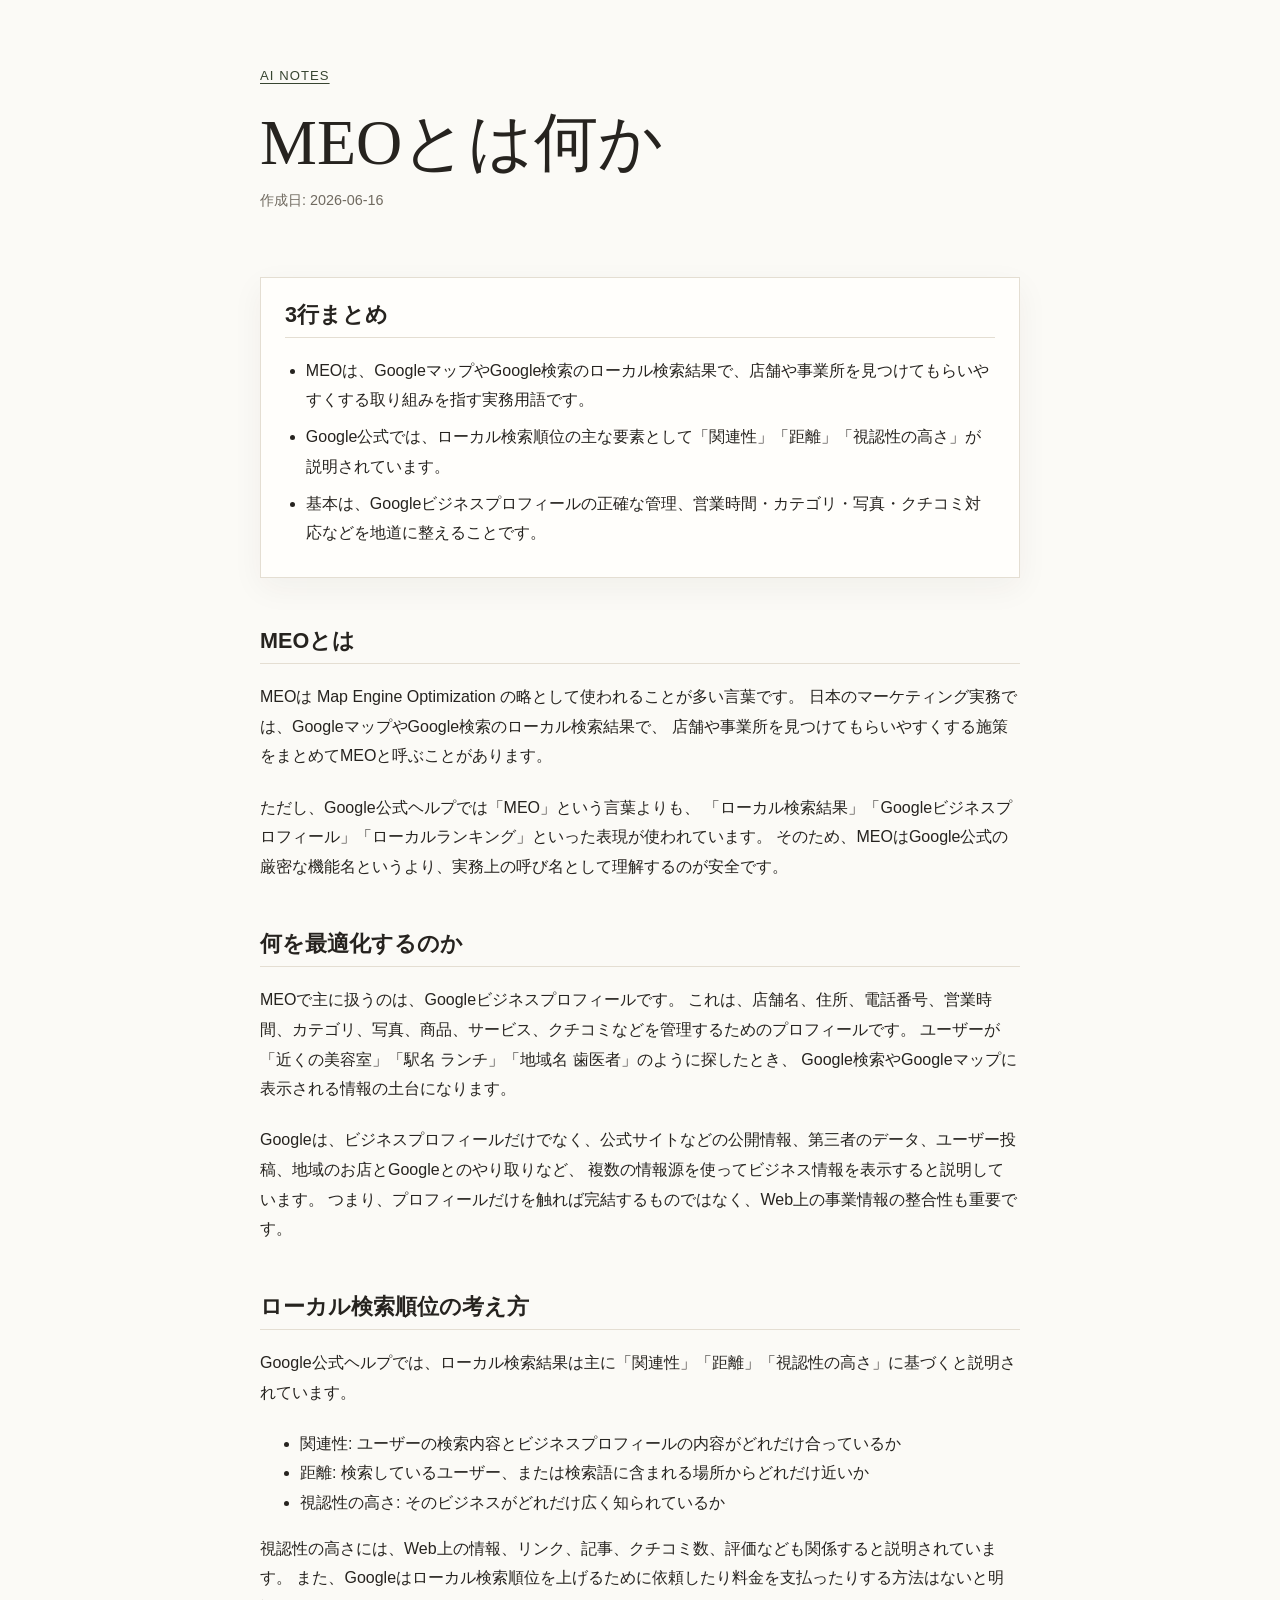
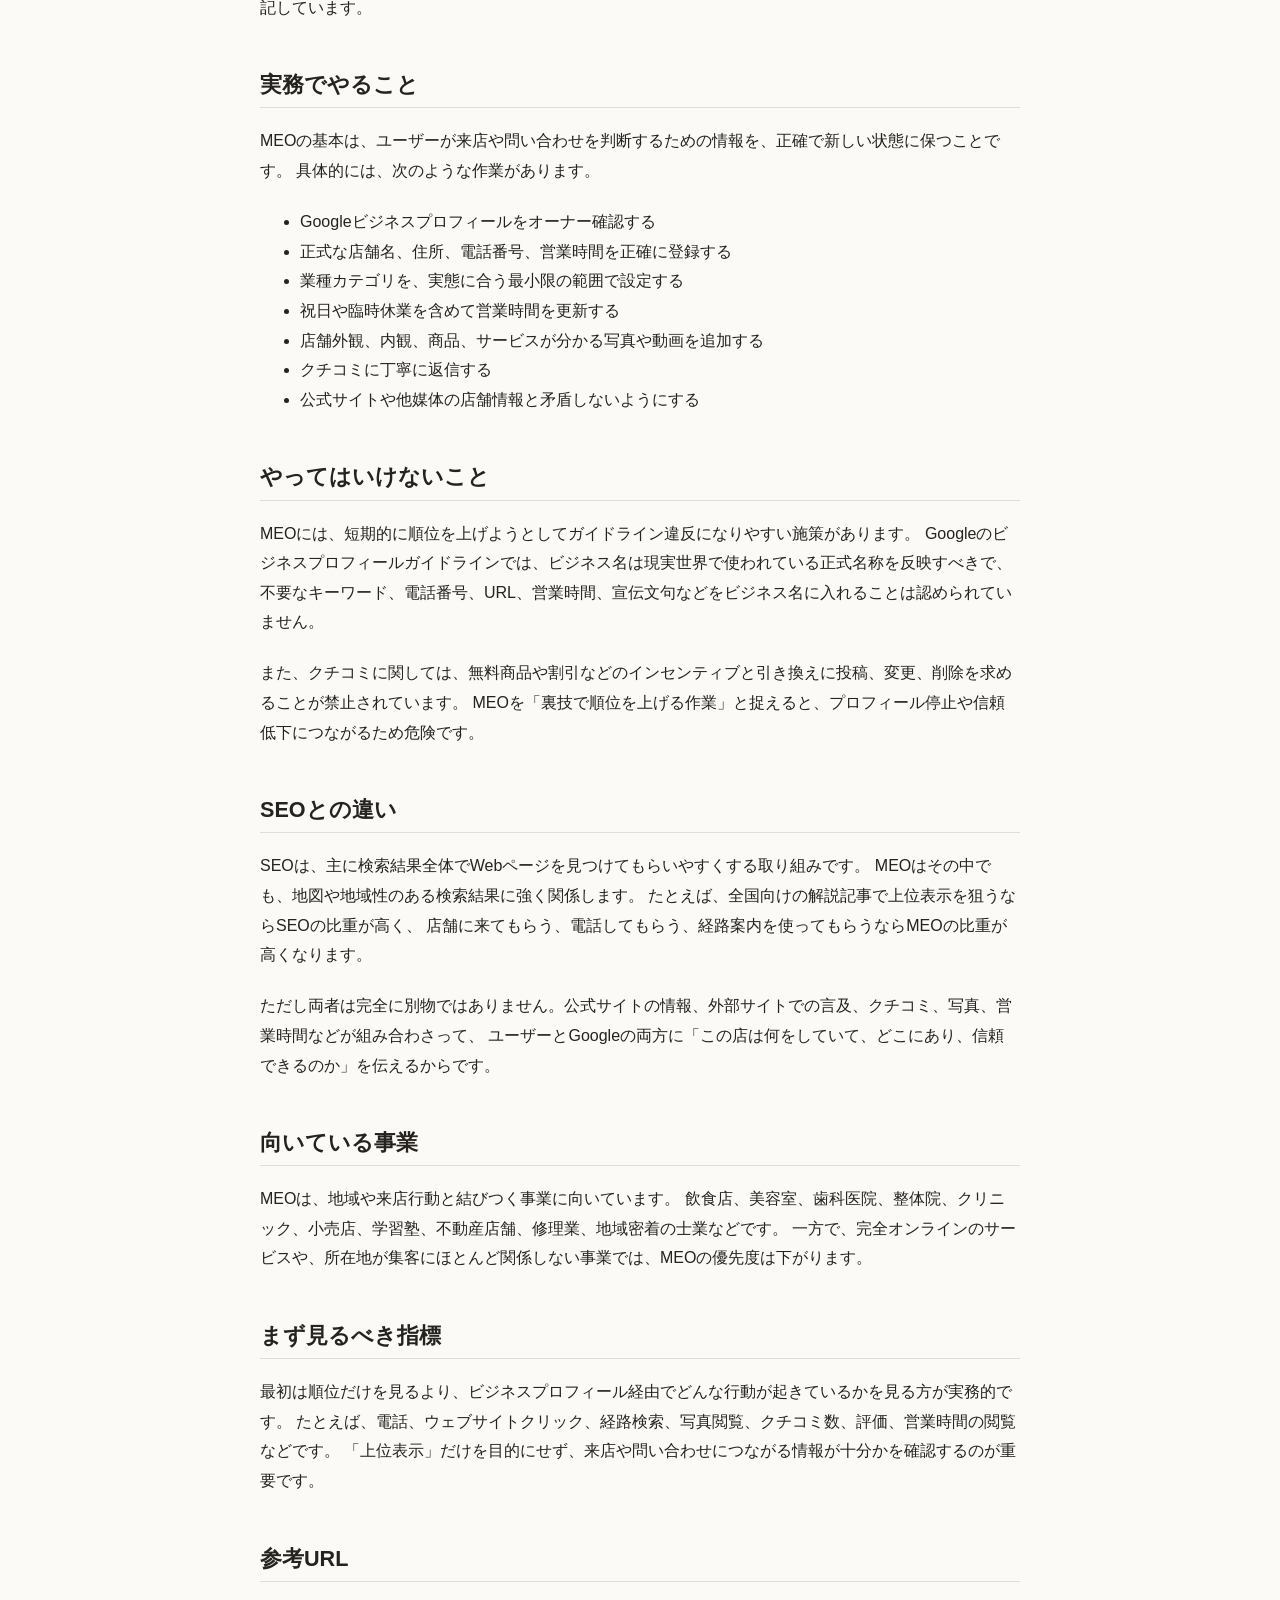
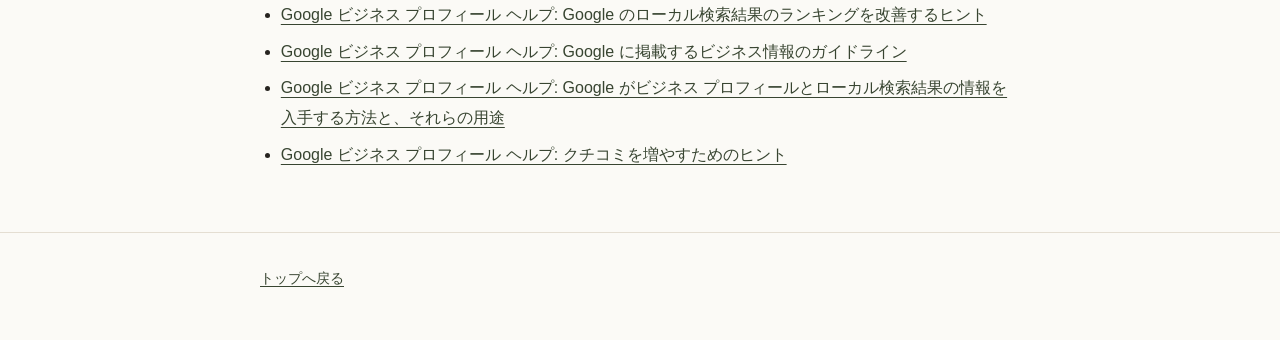
<file: notes/what-is-meo.html>
<!doctype html>
<html lang="ja">
<head>
  <meta charset="utf-8">
  <meta name="viewport" content="width=device-width, initial-scale=1">
  <title>MEOとは何か - AI Notes</title>
  <meta name="description" content="MEOの意味、ローカル検索の仕組み、実務でやること、注意点をまとめた記事です。">
  <link rel="stylesheet" href="../styles/site.css">
</head>
<body>
  <header class="site-header">
    <div class="container">
      <p class="site-kicker"><a href="../index.html">AI Notes</a></p>
      <h1>MEOとは何か</h1>
      <p class="article-meta">作成日: <time datetime="2026-06-16">2026-06-16</time></p>
    </div>
  </header>

  <main class="container">
    <article class="article">
      <section class="summary-box" aria-labelledby="summary">
        <h2 id="summary">3行まとめ</h2>
        <ul>
          <li>MEOは、GoogleマップやGoogle検索のローカル検索結果で、店舗や事業所を見つけてもらいやすくする取り組みを指す実務用語です。</li>
          <li>Google公式では、ローカル検索順位の主な要素として「関連性」「距離」「視認性の高さ」が説明されています。</li>
          <li>基本は、Googleビジネスプロフィールの正確な管理、営業時間・カテゴリ・写真・クチコミ対応などを地道に整えることです。</li>
        </ul>
      </section>

      <section>
        <h2>MEOとは</h2>
        <p>
          MEOは Map Engine Optimization の略として使われることが多い言葉です。
          日本のマーケティング実務では、GoogleマップやGoogle検索のローカル検索結果で、
          店舗や事業所を見つけてもらいやすくする施策をまとめてMEOと呼ぶことがあります。
        </p>
        <p>
          ただし、Google公式ヘルプでは「MEO」という言葉よりも、
          「ローカル検索結果」「Googleビジネスプロフィール」「ローカルランキング」といった表現が使われています。
          そのため、MEOはGoogle公式の厳密な機能名というより、実務上の呼び名として理解するのが安全です。
        </p>
      </section>

      <section>
        <h2>何を最適化するのか</h2>
        <p>
          MEOで主に扱うのは、Googleビジネスプロフィールです。
          これは、店舗名、住所、電話番号、営業時間、カテゴリ、写真、商品、サービス、クチコミなどを管理するためのプロフィールです。
          ユーザーが「近くの美容室」「駅名 ランチ」「地域名 歯医者」のように探したとき、
          Google検索やGoogleマップに表示される情報の土台になります。
        </p>
        <p>
          Googleは、ビジネスプロフィールだけでなく、公式サイトなどの公開情報、第三者のデータ、ユーザー投稿、地域のお店とGoogleとのやり取りなど、
          複数の情報源を使ってビジネス情報を表示すると説明しています。
          つまり、プロフィールだけを触れば完結するものではなく、Web上の事業情報の整合性も重要です。
        </p>
      </section>

      <section>
        <h2>ローカル検索順位の考え方</h2>
        <p>
          Google公式ヘルプでは、ローカル検索結果は主に「関連性」「距離」「視認性の高さ」に基づくと説明されています。
        </p>
        <ul>
          <li>関連性: ユーザーの検索内容とビジネスプロフィールの内容がどれだけ合っているか</li>
          <li>距離: 検索しているユーザー、または検索語に含まれる場所からどれだけ近いか</li>
          <li>視認性の高さ: そのビジネスがどれだけ広く知られているか</li>
        </ul>
        <p>
          視認性の高さには、Web上の情報、リンク、記事、クチコミ数、評価なども関係すると説明されています。
          また、Googleはローカル検索順位を上げるために依頼したり料金を支払ったりする方法はないと明記しています。
        </p>
      </section>

      <section>
        <h2>実務でやること</h2>
        <p>
          MEOの基本は、ユーザーが来店や問い合わせを判断するための情報を、正確で新しい状態に保つことです。
          具体的には、次のような作業があります。
        </p>
        <ul>
          <li>Googleビジネスプロフィールをオーナー確認する</li>
          <li>正式な店舗名、住所、電話番号、営業時間を正確に登録する</li>
          <li>業種カテゴリを、実態に合う最小限の範囲で設定する</li>
          <li>祝日や臨時休業を含めて営業時間を更新する</li>
          <li>店舗外観、内観、商品、サービスが分かる写真や動画を追加する</li>
          <li>クチコミに丁寧に返信する</li>
          <li>公式サイトや他媒体の店舗情報と矛盾しないようにする</li>
        </ul>
      </section>

      <section>
        <h2>やってはいけないこと</h2>
        <p>
          MEOには、短期的に順位を上げようとしてガイドライン違反になりやすい施策があります。
          Googleのビジネスプロフィールガイドラインでは、ビジネス名は現実世界で使われている正式名称を反映すべきで、
          不要なキーワード、電話番号、URL、営業時間、宣伝文句などをビジネス名に入れることは認められていません。
        </p>
        <p>
          また、クチコミに関しては、無料商品や割引などのインセンティブと引き換えに投稿、変更、削除を求めることが禁止されています。
          MEOを「裏技で順位を上げる作業」と捉えると、プロフィール停止や信頼低下につながるため危険です。
        </p>
      </section>

      <section>
        <h2>SEOとの違い</h2>
        <p>
          SEOは、主に検索結果全体でWebページを見つけてもらいやすくする取り組みです。
          MEOはその中でも、地図や地域性のある検索結果に強く関係します。
          たとえば、全国向けの解説記事で上位表示を狙うならSEOの比重が高く、
          店舗に来てもらう、電話してもらう、経路案内を使ってもらうならMEOの比重が高くなります。
        </p>
        <p>
          ただし両者は完全に別物ではありません。公式サイトの情報、外部サイトでの言及、クチコミ、写真、営業時間などが組み合わさって、
          ユーザーとGoogleの両方に「この店は何をしていて、どこにあり、信頼できるのか」を伝えるからです。
        </p>
      </section>

      <section>
        <h2>向いている事業</h2>
        <p>
          MEOは、地域や来店行動と結びつく事業に向いています。
          飲食店、美容室、歯科医院、整体院、クリニック、小売店、学習塾、不動産店舗、修理業、地域密着の士業などです。
          一方で、完全オンラインのサービスや、所在地が集客にほとんど関係しない事業では、MEOの優先度は下がります。
        </p>
      </section>

      <section>
        <h2>まず見るべき指標</h2>
        <p>
          最初は順位だけを見るより、ビジネスプロフィール経由でどんな行動が起きているかを見る方が実務的です。
          たとえば、電話、ウェブサイトクリック、経路検索、写真閲覧、クチコミ数、評価、営業時間の閲覧などです。
          「上位表示」だけを目的にせず、来店や問い合わせにつながる情報が十分かを確認するのが重要です。
        </p>
      </section>

      <section>
        <h2>参考URL</h2>
        <ul class="reference-list">
          <li><a href="https://support.google.com/business/answer/7091?hl=ja" rel="noopener">Google ビジネス プロフィール ヘルプ: Google のローカル検索結果のランキングを改善するヒント</a></li>
          <li><a href="https://support.google.com/business/answer/3038177?hl=ja" rel="noopener">Google ビジネス プロフィール ヘルプ: Google に掲載するビジネス情報のガイドライン</a></li>
          <li><a href="https://support.google.com/business/answer/2721884?hl=ja" rel="noopener">Google ビジネス プロフィール ヘルプ: Google がビジネス プロフィールとローカル検索結果の情報を入手する方法と、それらの用途</a></li>
          <li><a href="https://support.google.com/business/answer/3474122?hl=ja" rel="noopener">Google ビジネス プロフィール ヘルプ: クチコミを増やすためのヒント</a></li>
        </ul>
      </section>
    </article>
  </main>

  <footer class="site-footer">
    <div class="container">
      <p><a href="../index.html">トップへ戻る</a></p>
    </div>
  </footer>
</body>
</html>
</file>
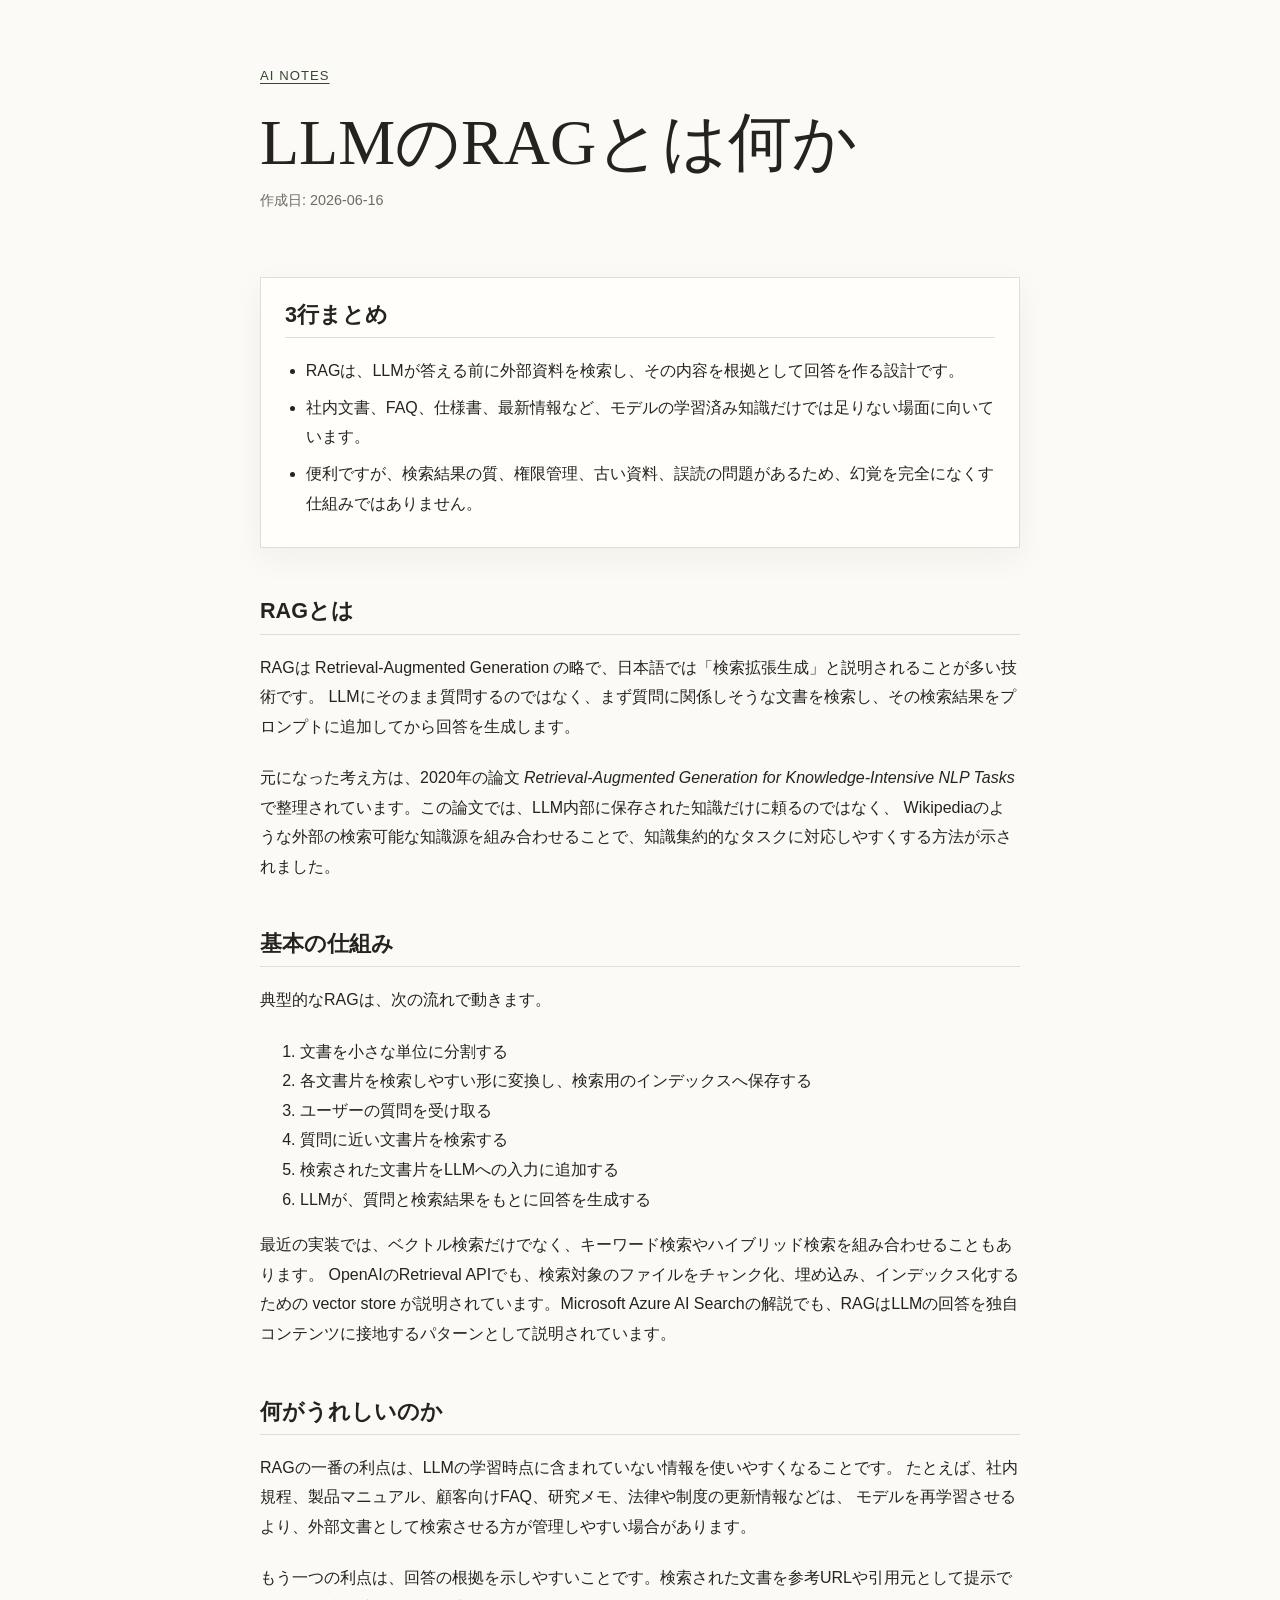
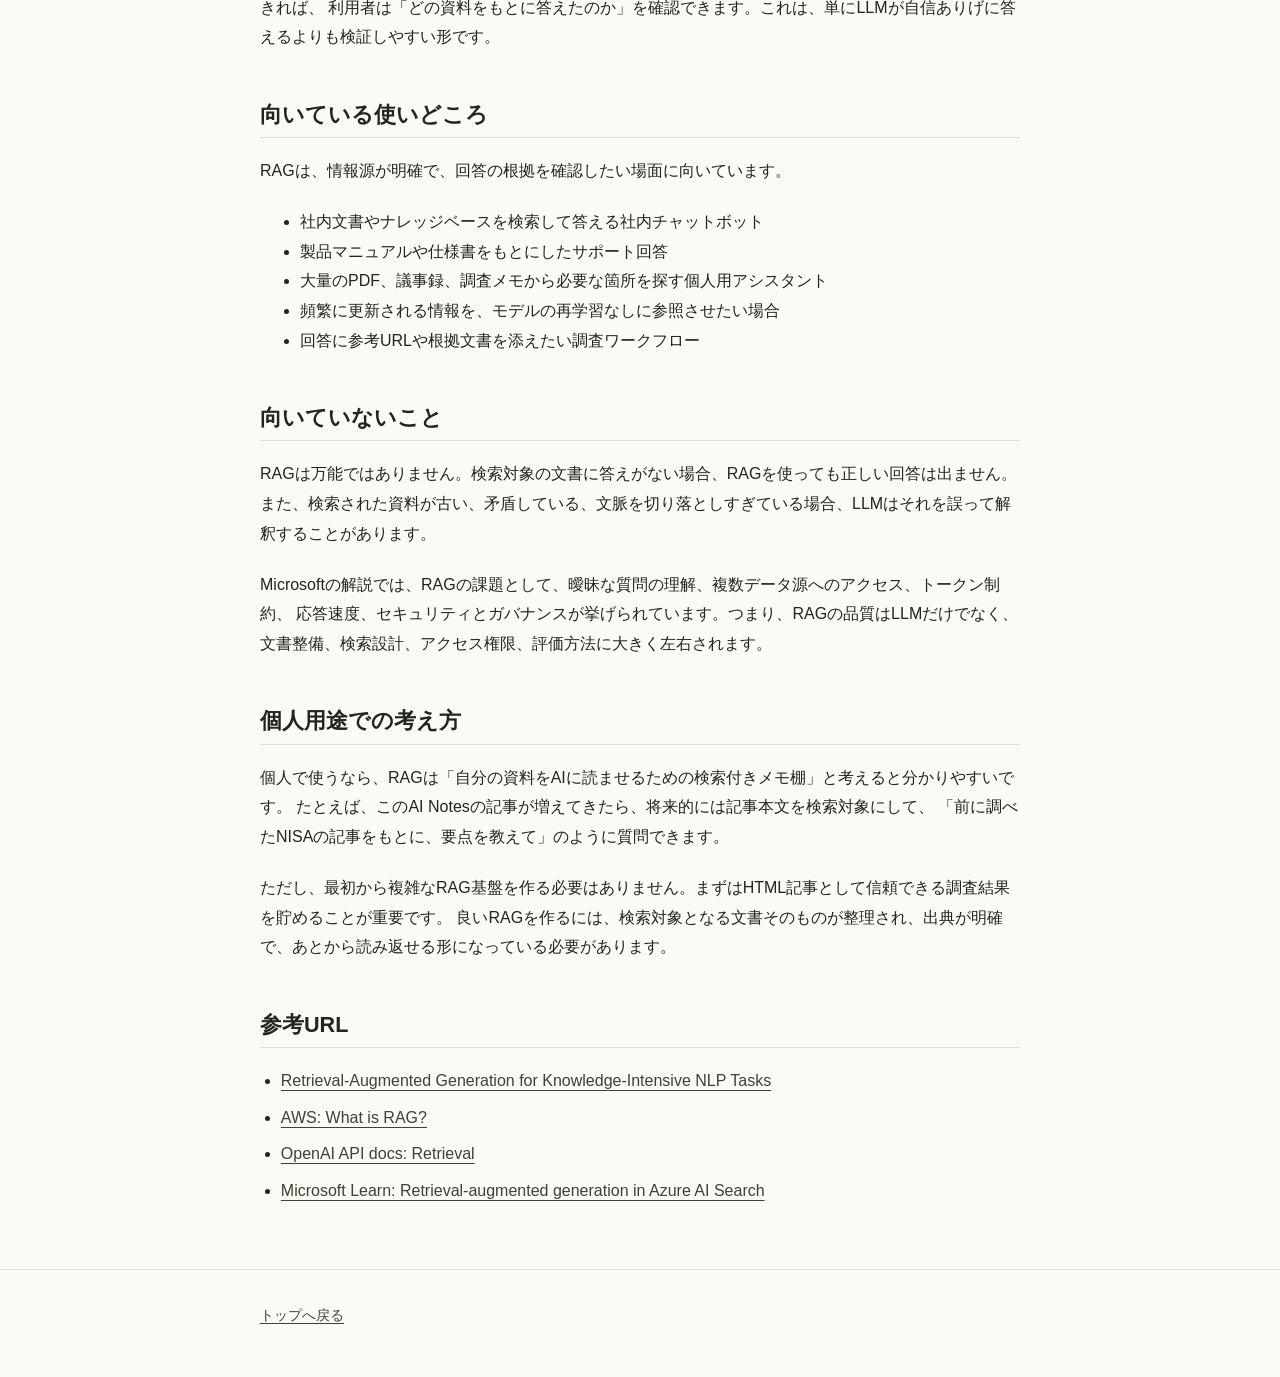
<file: notes/what-is-rag.html>
<!doctype html>
<html lang="ja">
<head>
  <meta charset="utf-8">
  <meta name="viewport" content="width=device-width, initial-scale=1">
  <title>LLMのRAGとは何か - AI Notes</title>
  <meta name="description" content="LLMのRAGの仕組み、使いどころ、注意点をまとめた記事です。">
  <link rel="stylesheet" href="../styles/site.css">
</head>
<body>
  <header class="site-header">
    <div class="container">
      <p class="site-kicker"><a href="../index.html">AI Notes</a></p>
      <h1>LLMのRAGとは何か</h1>
      <p class="article-meta">作成日: <time datetime="2026-06-16">2026-06-16</time></p>
    </div>
  </header>

  <main class="container">
    <article class="article">
      <section class="summary-box" aria-labelledby="summary">
        <h2 id="summary">3行まとめ</h2>
        <ul>
          <li>RAGは、LLMが答える前に外部資料を検索し、その内容を根拠として回答を作る設計です。</li>
          <li>社内文書、FAQ、仕様書、最新情報など、モデルの学習済み知識だけでは足りない場面に向いています。</li>
          <li>便利ですが、検索結果の質、権限管理、古い資料、誤読の問題があるため、幻覚を完全になくす仕組みではありません。</li>
        </ul>
      </section>

      <section>
        <h2>RAGとは</h2>
        <p>
          RAGは Retrieval-Augmented Generation の略で、日本語では「検索拡張生成」と説明されることが多い技術です。
          LLMにそのまま質問するのではなく、まず質問に関係しそうな文書を検索し、その検索結果をプロンプトに追加してから回答を生成します。
        </p>
        <p>
          元になった考え方は、2020年の論文
          <cite>Retrieval-Augmented Generation for Knowledge-Intensive NLP Tasks</cite>
          で整理されています。この論文では、LLM内部に保存された知識だけに頼るのではなく、
          Wikipediaのような外部の検索可能な知識源を組み合わせることで、知識集約的なタスクに対応しやすくする方法が示されました。
        </p>
      </section>

      <section>
        <h2>基本の仕組み</h2>
        <p>
          典型的なRAGは、次の流れで動きます。
        </p>
        <ol>
          <li>文書を小さな単位に分割する</li>
          <li>各文書片を検索しやすい形に変換し、検索用のインデックスへ保存する</li>
          <li>ユーザーの質問を受け取る</li>
          <li>質問に近い文書片を検索する</li>
          <li>検索された文書片をLLMへの入力に追加する</li>
          <li>LLMが、質問と検索結果をもとに回答を生成する</li>
        </ol>
        <p>
          最近の実装では、ベクトル検索だけでなく、キーワード検索やハイブリッド検索を組み合わせることもあります。
          OpenAIのRetrieval APIでも、検索対象のファイルをチャンク化、埋め込み、インデックス化するための
          vector store が説明されています。Microsoft Azure AI Searchの解説でも、RAGはLLMの回答を独自コンテンツに接地するパターンとして説明されています。
        </p>
      </section>

      <section>
        <h2>何がうれしいのか</h2>
        <p>
          RAGの一番の利点は、LLMの学習時点に含まれていない情報を使いやすくなることです。
          たとえば、社内規程、製品マニュアル、顧客向けFAQ、研究メモ、法律や制度の更新情報などは、
          モデルを再学習させるより、外部文書として検索させる方が管理しやすい場合があります。
        </p>
        <p>
          もう一つの利点は、回答の根拠を示しやすいことです。検索された文書を参考URLや引用元として提示できれば、
          利用者は「どの資料をもとに答えたのか」を確認できます。これは、単にLLMが自信ありげに答えるよりも検証しやすい形です。
        </p>
      </section>

      <section>
        <h2>向いている使いどころ</h2>
        <p>
          RAGは、情報源が明確で、回答の根拠を確認したい場面に向いています。
        </p>
        <ul>
          <li>社内文書やナレッジベースを検索して答える社内チャットボット</li>
          <li>製品マニュアルや仕様書をもとにしたサポート回答</li>
          <li>大量のPDF、議事録、調査メモから必要な箇所を探す個人用アシスタント</li>
          <li>頻繁に更新される情報を、モデルの再学習なしに参照させたい場合</li>
          <li>回答に参考URLや根拠文書を添えたい調査ワークフロー</li>
        </ul>
      </section>

      <section>
        <h2>向いていないこと</h2>
        <p>
          RAGは万能ではありません。検索対象の文書に答えがない場合、RAGを使っても正しい回答は出ません。
          また、検索された資料が古い、矛盾している、文脈を切り落としすぎている場合、LLMはそれを誤って解釈することがあります。
        </p>
        <p>
          Microsoftの解説では、RAGの課題として、曖昧な質問の理解、複数データ源へのアクセス、トークン制約、
          応答速度、セキュリティとガバナンスが挙げられています。つまり、RAGの品質はLLMだけでなく、
          文書整備、検索設計、アクセス権限、評価方法に大きく左右されます。
        </p>
      </section>

      <section>
        <h2>個人用途での考え方</h2>
        <p>
          個人で使うなら、RAGは「自分の資料をAIに読ませるための検索付きメモ棚」と考えると分かりやすいです。
          たとえば、このAI Notesの記事が増えてきたら、将来的には記事本文を検索対象にして、
          「前に調べたNISAの記事をもとに、要点を教えて」のように質問できます。
        </p>
        <p>
          ただし、最初から複雑なRAG基盤を作る必要はありません。まずはHTML記事として信頼できる調査結果を貯めることが重要です。
          良いRAGを作るには、検索対象となる文書そのものが整理され、出典が明確で、あとから読み返せる形になっている必要があります。
        </p>
      </section>

      <section>
        <h2>参考URL</h2>
        <ul class="reference-list">
          <li><a href="https://arxiv.org/abs/2005.11401" rel="noopener">Retrieval-Augmented Generation for Knowledge-Intensive NLP Tasks</a></li>
          <li><a href="https://aws.amazon.com/what-is/retrieval-augmented-generation/" rel="noopener">AWS: What is RAG?</a></li>
          <li><a href="https://developers.openai.com/api/docs/guides/retrieval" rel="noopener">OpenAI API docs: Retrieval</a></li>
          <li><a href="https://learn.microsoft.com/en-us/azure/search/retrieval-augmented-generation-overview" rel="noopener">Microsoft Learn: Retrieval-augmented generation in Azure AI Search</a></li>
        </ul>
      </section>
    </article>
  </main>

  <footer class="site-footer">
    <div class="container">
      <p><a href="../index.html">トップへ戻る</a></p>
    </div>
  </footer>
</body>
</html>
</file>
<file: styles/site.css>
:root {
  color-scheme: light;
  --page: #fbfaf6;
  --paper: #fffefb;
  --text: #26231f;
  --muted: #706a60;
  --line: #e4ded2;
  --accent: #5f6f52;
  --accent-dark: #384531;
  --shadow: rgba(54, 47, 36, 0.05);
}

* {
  box-sizing: border-box;
}

html {
  font-size: 16px;
}

body {
  margin: 0;
  background: var(--page);
  color: var(--text);
  font-family: -apple-system, BlinkMacSystemFont, "Hiragino Sans", "Yu Gothic", "YuGothic", "Meiryo", sans-serif;
  line-height: 1.85;
  text-rendering: optimizeLegibility;
}

a {
  color: var(--accent-dark);
  text-decoration-thickness: 1px;
  text-underline-offset: 0.22em;
}

a:hover {
  color: var(--accent);
}

.container {
  width: min(100% - 40px, 760px);
  margin: 0 auto;
}

.site-header {
  padding: 64px 0 36px;
}

.site-kicker {
  margin: 0 0 12px;
  color: var(--muted);
  font-size: 0.82rem;
  letter-spacing: 0.08em;
  text-transform: uppercase;
}

h1,
h2,
h3 {
  line-height: 1.35;
  letter-spacing: 0;
}

h1 {
  margin: 0;
  font-family: Georgia, "Times New Roman", serif;
  font-size: clamp(2.25rem, 12vw, 4rem);
  font-weight: 500;
}

h2 {
  margin: 48px 0 18px;
  padding-bottom: 8px;
  border-bottom: 1px solid var(--line);
  font-size: 1.35rem;
  font-weight: 650;
}

p {
  margin: 0 0 1.35em;
}

.site-description {
  max-width: 38rem;
  margin-top: 24px;
  color: var(--muted);
  font-size: 1.03rem;
}

.notes-section {
  padding: 12px 0 56px;
}

.note-list {
  margin: 0;
  padding: 0;
  list-style: none;
}

.note-item {
  padding: 24px 0;
  border-bottom: 1px solid var(--line);
}

.note-item a {
  display: inline-block;
  margin-bottom: 6px;
  font-size: 1.18rem;
  font-weight: 650;
}

.note-item time,
.article-meta {
  display: block;
  color: var(--muted);
  font-size: 0.9rem;
}

.note-item p {
  margin: 10px 0 0;
  color: var(--muted);
}

.article {
  padding-bottom: 56px;
}

.summary-box {
  margin: 8px 0 40px;
  padding: 22px 24px;
  background: var(--paper);
  border: 1px solid var(--line);
  box-shadow: 0 10px 30px var(--shadow);
}

.summary-box h2 {
  margin-top: 0;
}

.summary-box ul,
.reference-list {
  margin: 0;
  padding-left: 1.3em;
}

.summary-box li,
.reference-list li {
  margin: 0.45em 0;
}

.site-footer {
  padding: 32px 0 48px;
  border-top: 1px solid var(--line);
  color: var(--muted);
  font-size: 0.9rem;
}

.site-footer p {
  margin: 0;
}

@media (max-width: 520px) {
  .container {
    width: min(100% - 28px, 760px);
  }

  .site-header {
    padding: 44px 0 28px;
  }

  h1 {
    font-size: 2.35rem;
  }

  h2 {
    margin-top: 38px;
  }

  .summary-box {
    padding: 18px;
  }
}
</file>
